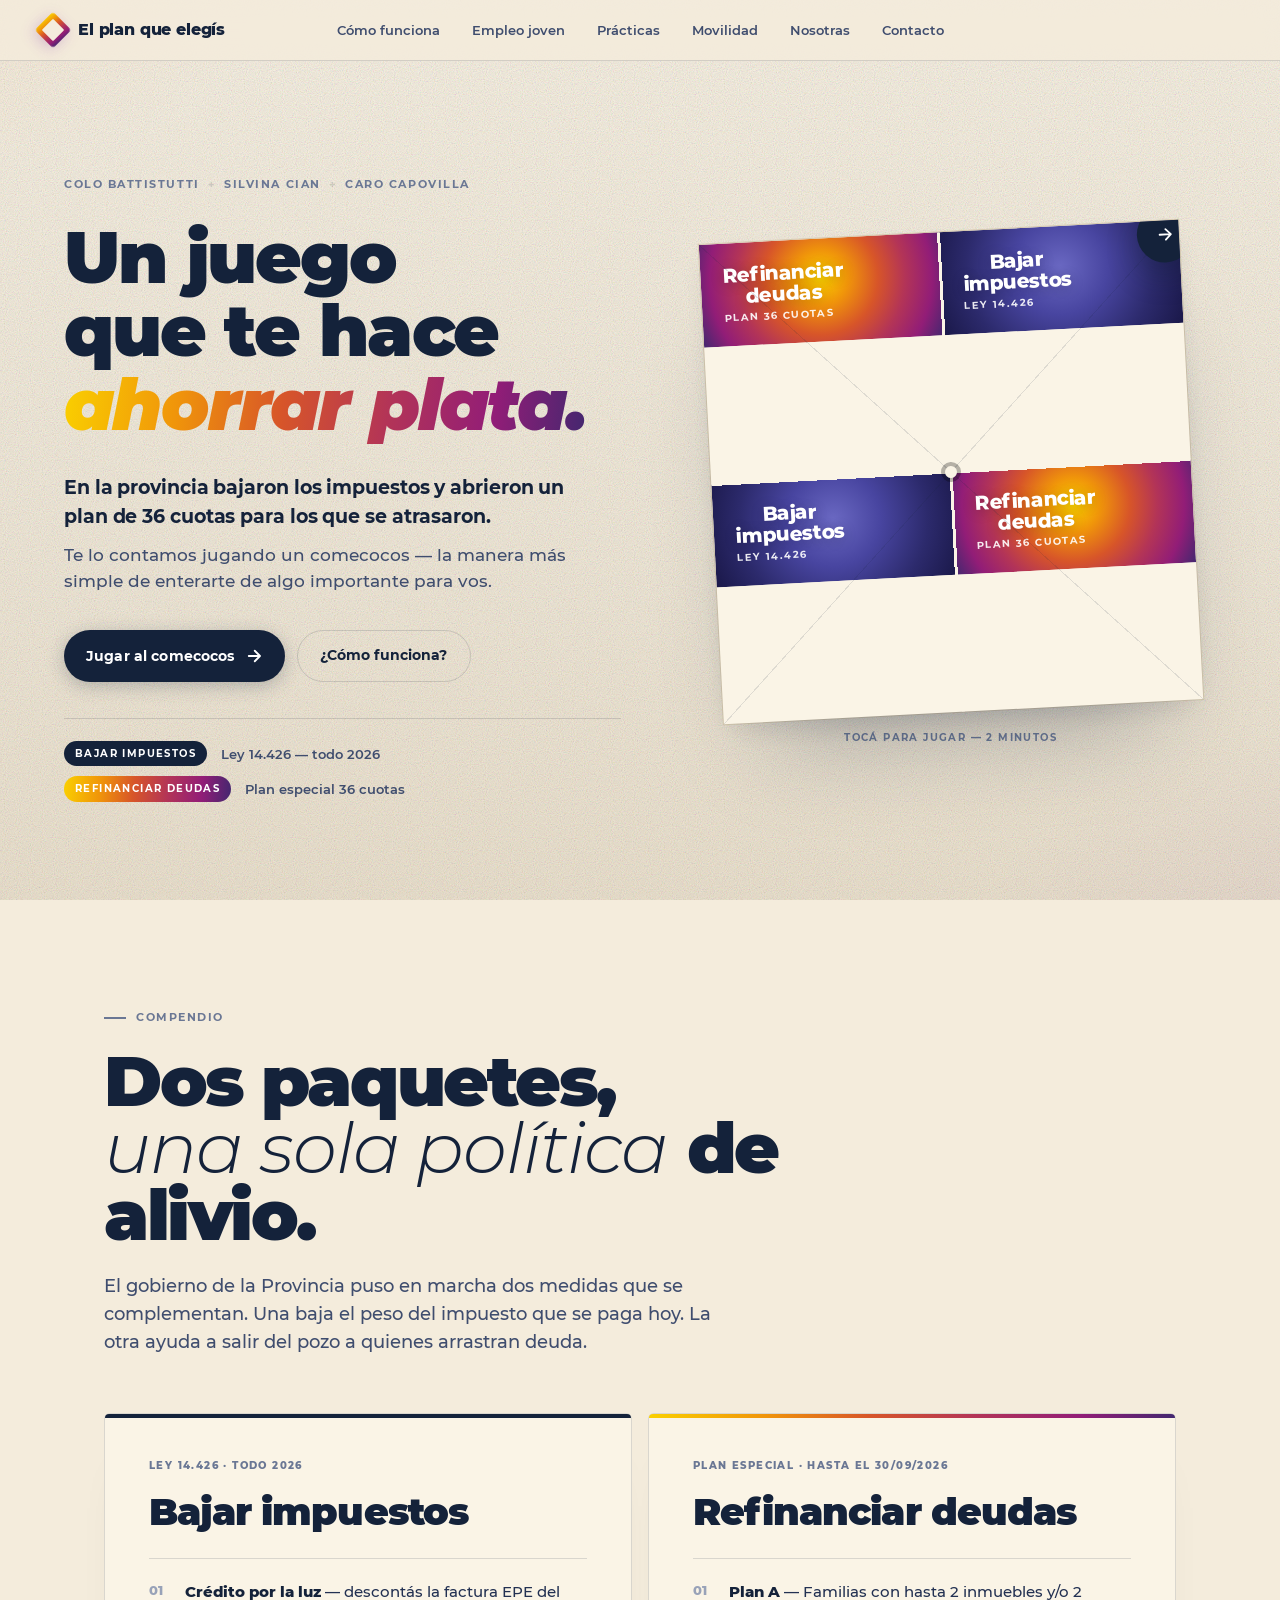
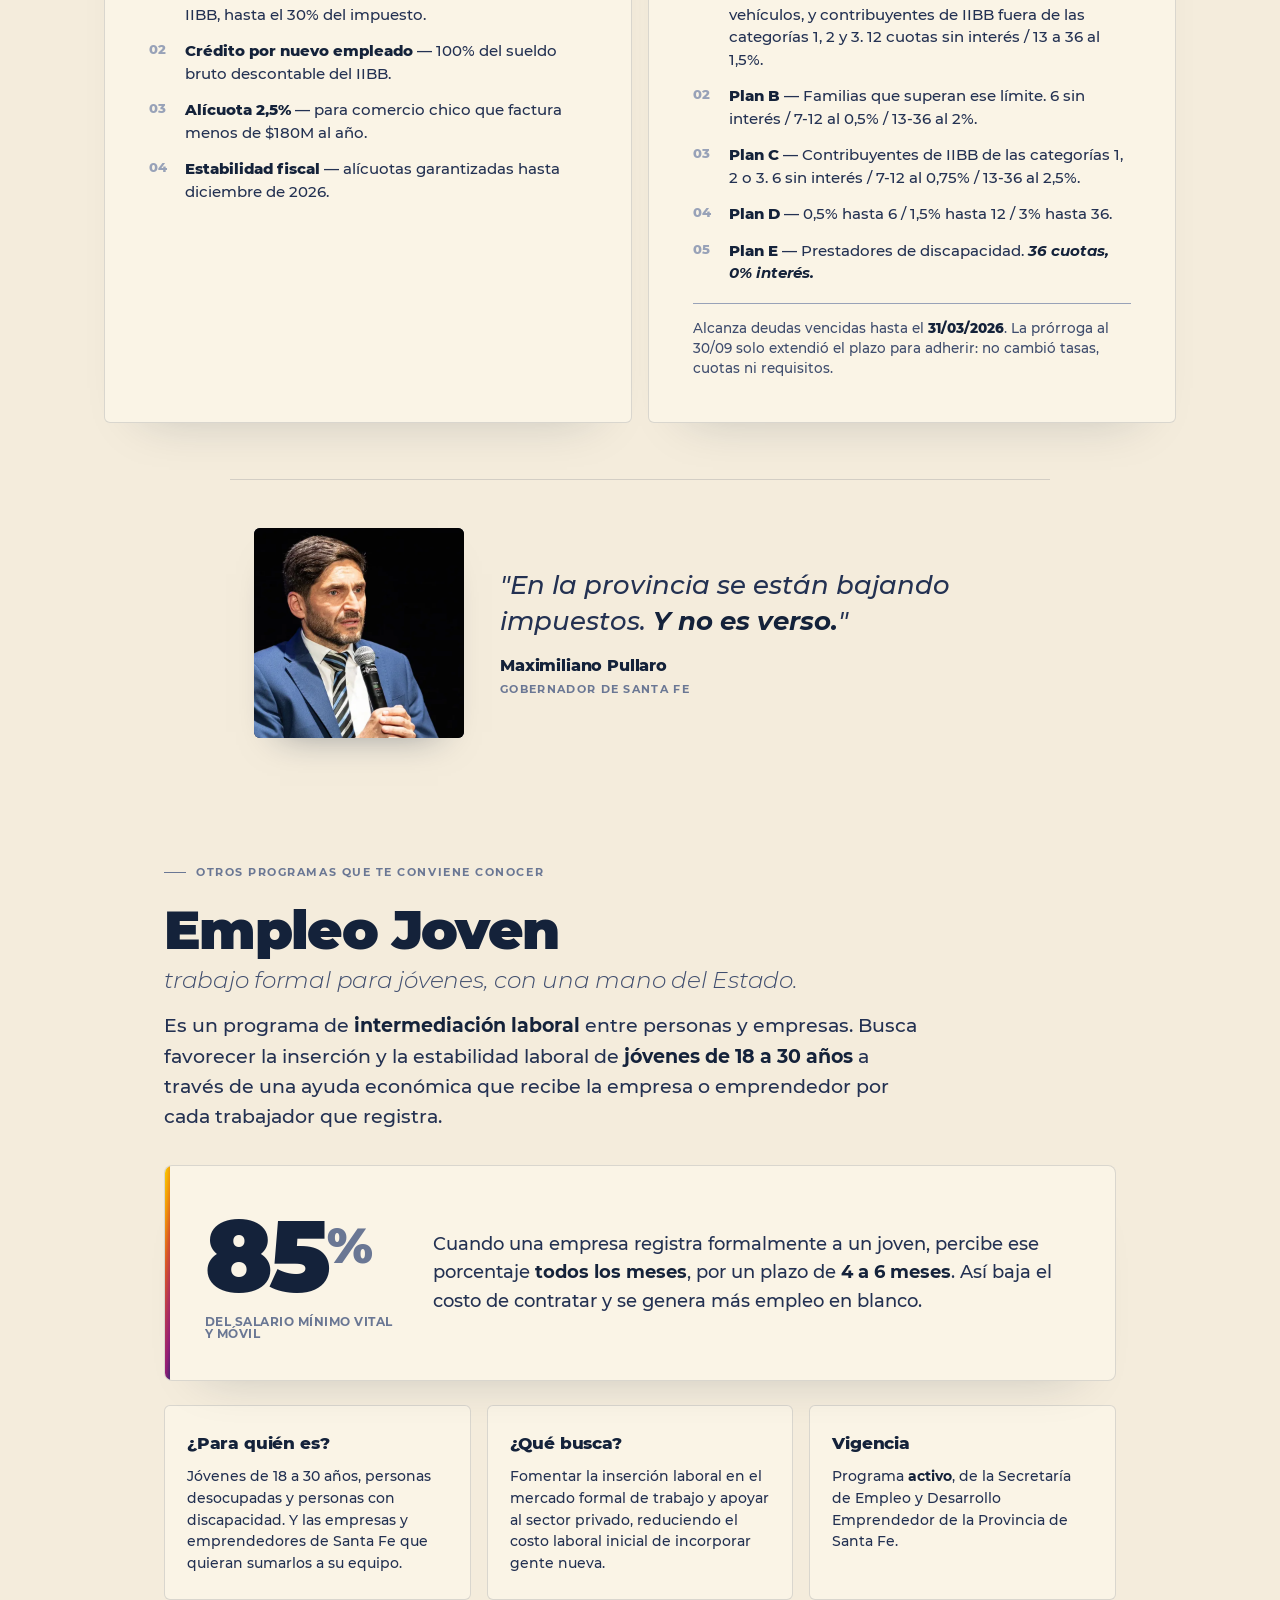
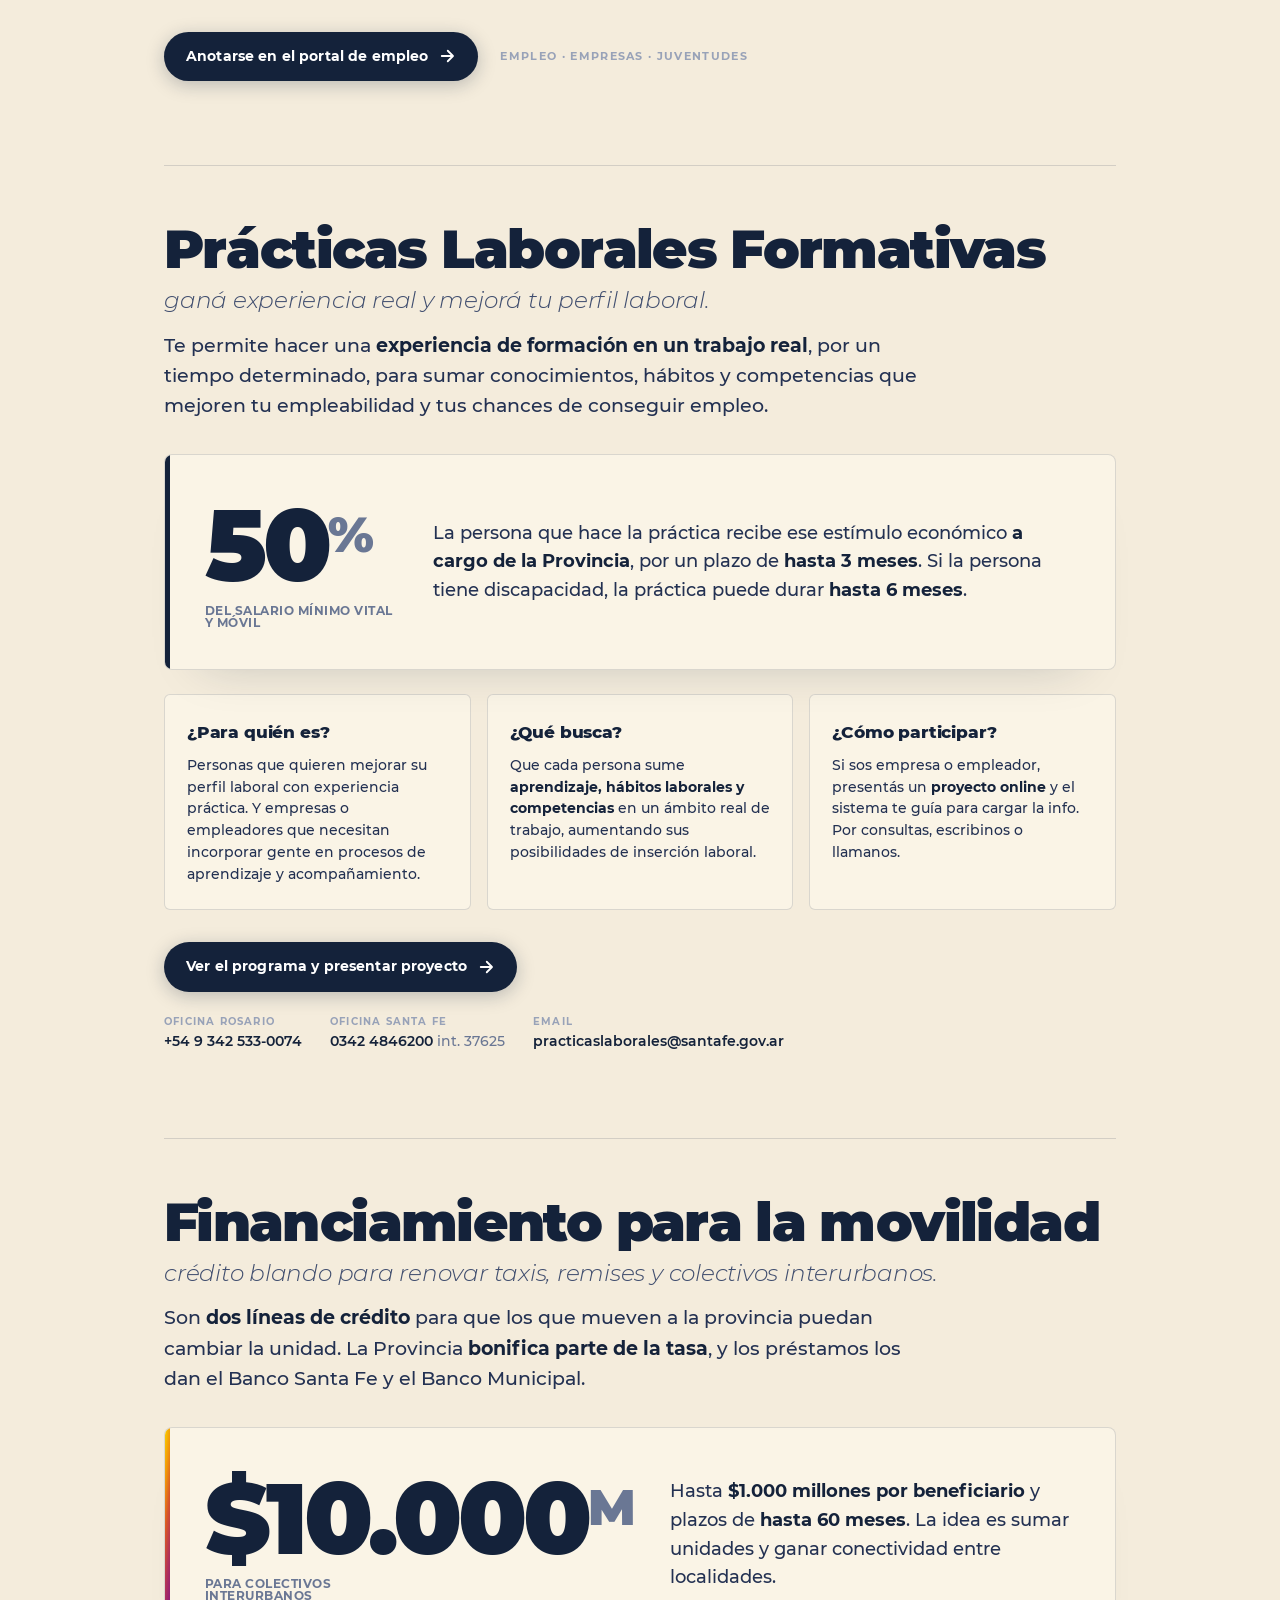
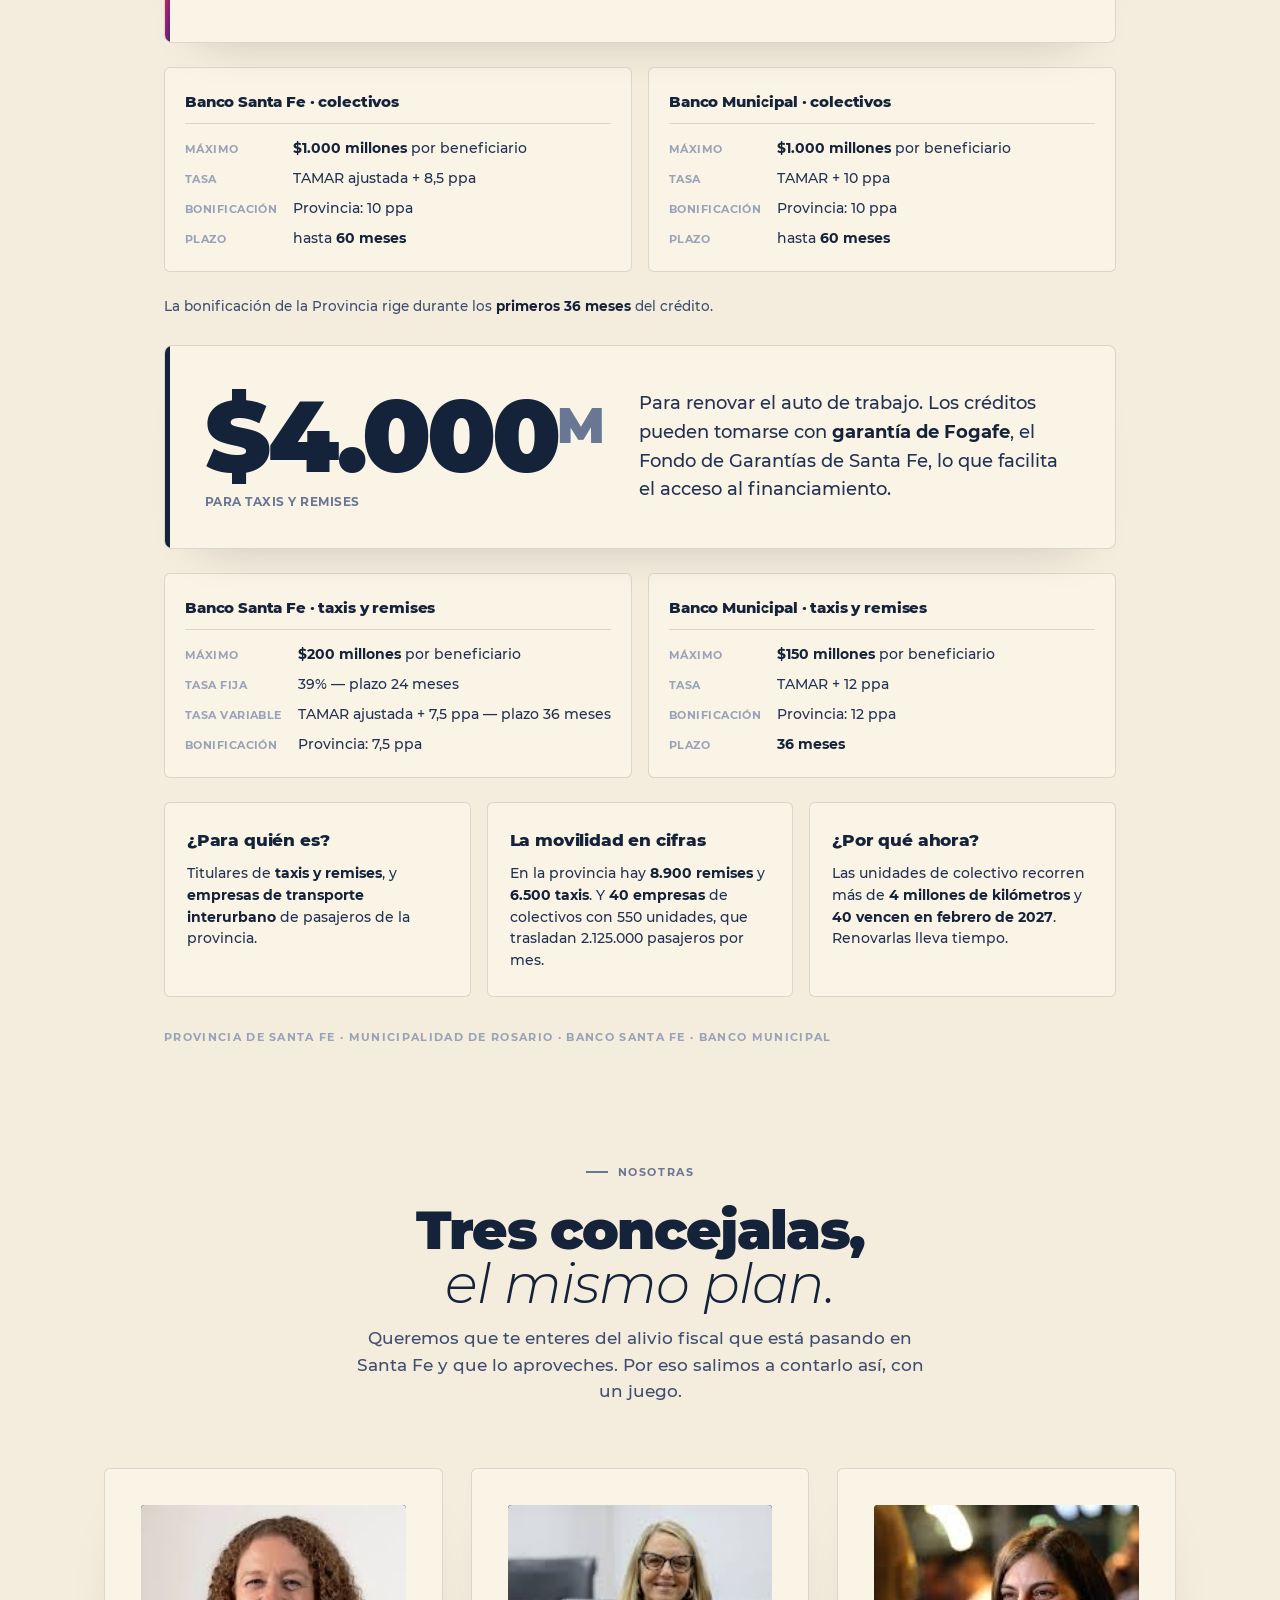
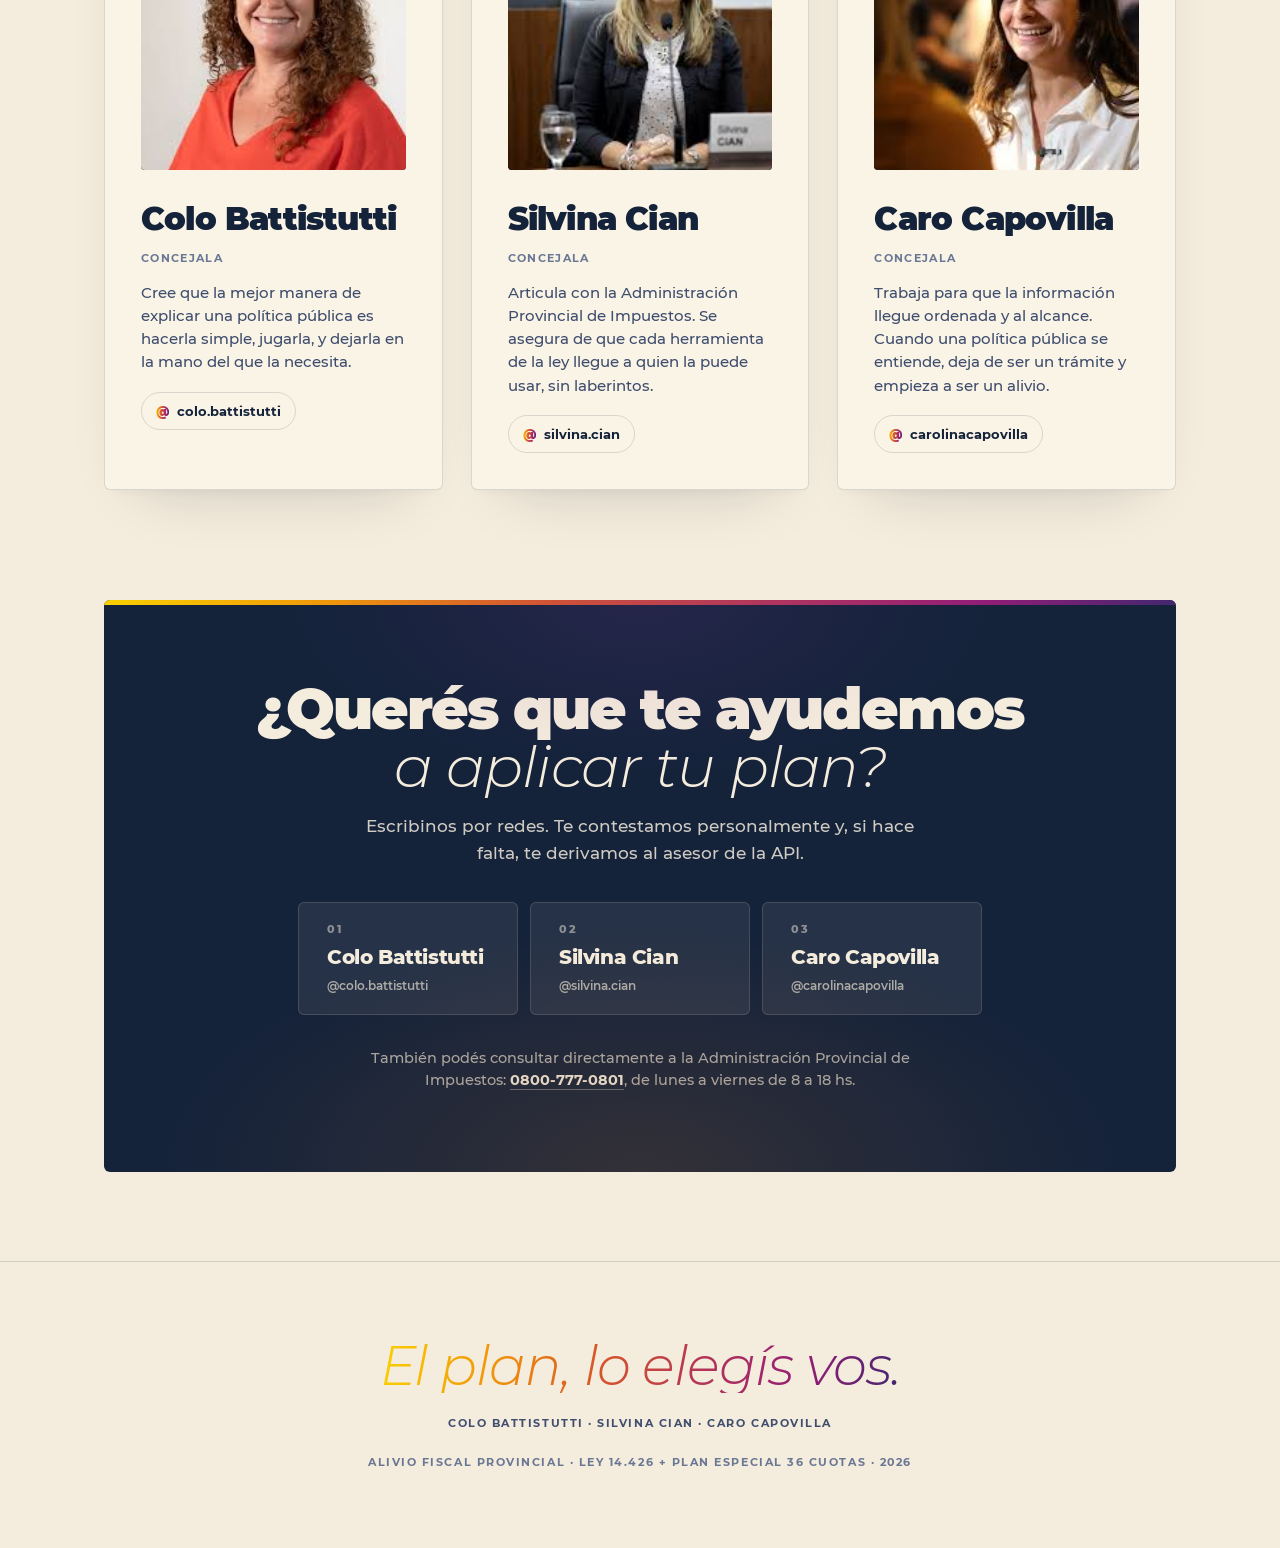
<file: index.html>
<!DOCTYPE html>
<html lang="es-AR">
<head>
<meta charset="UTF-8" />
<meta name="viewport" content="width=device-width, initial-scale=1.0, viewport-fit=cover" />
<meta name="theme-color" content="#14223A" />
<title>El plan que elegís — Alivio fiscal Santa Fe</title>
<meta name="description" content="Un juego de 2 minutos que capaz te ahorra plata. El paquete de alivio fiscal de la Provincia de Santa Fe, explicado con un comecocos." />

<meta property="og:type" content="website" />
<meta property="og:locale" content="es_AR" />
<meta property="og:site_name" content="El plan que elegís" />
<meta property="og:url" content="https://el-plan-que-elegis.vercel.app/" />
<meta property="og:title" content="Un juego que te hace ahorrar plata" />
<meta property="og:description" content="El alivio fiscal de Santa Fe, explicado jugando un comecocos. En 2 minutos." />
<meta property="og:image" content="https://el-plan-que-elegis.vercel.app/img/og-preview.png" />
<meta property="og:image:width" content="1200" />
<meta property="og:image:height" content="630" />
<meta property="og:image:alt" content="Un juego que te hace ahorrar plata — Colo Battistutti, Silvina Cian, Caro Capovilla" />

<meta name="twitter:card" content="summary_large_image" />
<meta name="twitter:title" content="Un juego que te hace ahorrar plata" />
<meta name="twitter:description" content="El alivio fiscal de Santa Fe, explicado jugando un comecocos. En 2 minutos." />
<meta name="twitter:image" content="https://el-plan-que-elegis.vercel.app/img/og-preview.png" />

<link rel="stylesheet" href="./styles.css?v=35" />
<link rel="icon" href="./favicon.svg" type="image/svg+xml">
</head>
<body>

<div class="bg-paper" aria-hidden="true"></div>
<div class="bg-grain" aria-hidden="true"></div>

<header class="topbar">
  <a class="topbar__left" href="#hero" aria-label="El plan que elegís — inicio">
    <span class="brand__mark" aria-hidden="true"></span>
    <span class="brand__name">El plan que elegís</span>
  </a>
  <nav class="topbar__nav">
    <a href="#info" class="topbar__link">Cómo funciona</a>
    <a href="#empleo" class="topbar__link">Empleo joven</a>
    <a href="#practicas" class="topbar__link">Prácticas</a>
    <a href="#movilidad" class="topbar__link">Movilidad</a>
    <a href="#equipo" class="topbar__link">Nosotras</a>
    <a href="#contacto" class="topbar__link">Contacto</a>
  </nav>
</header>

<main>

<!-- ============ HERO ============ -->
<section class="hero" id="hero" aria-labelledby="hero-title">
  <div class="hero__inner">
    <p class="hero__eyebrow">
      <span>Colo Battistutti</span>
      <span>+</span>
      <span>Silvina Cian</span>
      <span>+</span>
      <span>Caro Capovilla</span>
    </p>
    <h1 id="hero-title" class="hero__title">
      Un juego que te hace <span class="grad-text">ahorrar plata.</span>
    </h1>
    <p class="hero__sub">
      <strong>En la provincia bajaron los impuestos y abrieron un plan de 36 cuotas para los que se atrasaron.</strong>
      Te lo contamos jugando un comecocos — la manera más simple de enterarte de algo importante para vos.
    </p>
    <div class="hero__cta">
      <button class="btn btn--primary" id="btnStart" type="button">
        Jugar al comecocos
        <svg width="18" height="18" viewBox="0 0 24 24" fill="none" aria-hidden="true"><path d="M5 12h14M13 5l7 7-7 7" stroke="currentColor" stroke-width="2.4" stroke-linecap="round" stroke-linejoin="round"/></svg>
      </button>
      <a class="btn btn--ghost" href="#info">¿Cómo funciona?</a>
    </div>
    <ul class="hero__chips" role="list">
      <li><span class="chip chip--blue">Bajar impuestos</span> Ley 14.426 — todo 2026</li>
      <li><span class="chip chip--orange">Refinanciar deudas</span> Plan especial 36 cuotas</li>
    </ul>
  </div>

  <div class="hero__visual">
    <button class="paper-preview paper-preview--interactive" id="heroComecocos" type="button" aria-label="Empezar a jugar al comecocos">
      <span class="paper-preview__quad q-orange">
        <span class="pp-label">Refinanciar<br/>deudas</span>
        <span class="pp-hint">Plan 36 cuotas</span>
      </span>
      <span class="paper-preview__quad q-blue">
        <span class="pp-label">Bajar<br/>impuestos</span>
        <span class="pp-hint">Ley 14.426</span>
      </span>
      <span class="paper-preview__quad q-blue">
        <span class="pp-label">Bajar<br/>impuestos</span>
        <span class="pp-hint">Ley 14.426</span>
      </span>
      <span class="paper-preview__quad q-orange">
        <span class="pp-label">Refinanciar<br/>deudas</span>
        <span class="pp-hint">Plan 36 cuotas</span>
      </span>
      <span class="paper-preview__cross"></span>
      <span class="paper-preview__center"></span>
      <span class="paper-preview__poke" aria-hidden="true">
        <svg width="18" height="18" viewBox="0 0 24 24" fill="none"><path d="M5 12h14M13 5l7 7-7 7" stroke="currentColor" stroke-width="2.4" stroke-linecap="round" stroke-linejoin="round"/></svg>
      </span>
    </button>
    <p class="paper-preview__caption">Tocá para jugar — 2 minutos</p>
  </div>
</section>

<!-- ============ JUEGO ============ -->
<section class="game" id="game" aria-labelledby="game-title" hidden>
  <div class="game__inner">

    <header class="game__header">
      <p class="eyebrow game__eyebrow">El juego</p>
      <h2 id="game-title" class="game__title"><em>El plan,</em> lo elegís vos.</h2>
      <p class="game__step" id="gameStep">Paso 1 — Elegí con cuál rama jugar</p>
      <button class="btn btn--ghost btn--sm" id="btnReset" type="button" hidden>
        <svg width="14" height="14" viewBox="0 0 24 24" fill="none" aria-hidden="true"><path d="M3 12a9 9 0 1 0 3-6.7M3 4v5h5" stroke="currentColor" stroke-width="2.4" stroke-linecap="round" stroke-linejoin="round"/></svg>
        Empezar de nuevo
      </button>
    </header>

    <!-- ETAPA 1 — Comecocos cerrado -->
    <div class="stage stage--closed" id="stageClosed">
      <div class="comecocos comecocos--closed" id="comecocosClosed" role="group" aria-label="Comecocos cerrado, elegí una rama">
        <button class="quad quad--orange" data-branch="orange" aria-label="Refinanciar deudas">
          <span class="quad__num">I</span>
          <span class="quad__body">
            <span class="quad__label">Refinanciar<br/>deudas</span>
            <span class="quad__hint">Plan 36 cuotas</span>
          </span>
        </button>
        <button class="quad quad--blue" data-branch="blue" aria-label="Bajar impuestos">
          <span class="quad__num">II</span>
          <span class="quad__body">
            <span class="quad__label">Bajar<br/>impuestos</span>
            <span class="quad__hint">Ley 14.426</span>
          </span>
        </button>
        <button class="quad quad--blue" data-branch="blue" aria-label="Bajar impuestos">
          <span class="quad__num">III</span>
          <span class="quad__body">
            <span class="quad__label">Bajar<br/>impuestos</span>
            <span class="quad__hint">Ley 14.426</span>
          </span>
        </button>
        <button class="quad quad--orange" data-branch="orange" aria-label="Refinanciar deudas">
          <span class="quad__num">IV</span>
          <span class="quad__body">
            <span class="quad__label">Refinanciar<br/>deudas</span>
            <span class="quad__hint">Plan 36 cuotas</span>
          </span>
        </button>
        <span class="comecocos__cross" aria-hidden="true"></span>
        <span class="comecocos__center" aria-hidden="true"></span>
      </div>
      <p class="stage__hint">Tocá una solapa. Las dos azules abren <em>bajar impuestos</em>. Las dos naranjas, <em>refinanciar deudas</em>.</p>
    </div>

    <!-- ETAPA 2 — Comecocos abierto con 4 gajos triangulares -->
    <div class="stage stage--open" id="stageOpen" hidden>
      <div class="branch-banner" id="branchBanner">
        <span class="branch-banner__dot" id="branchDot"></span>
        <span class="branch-banner__title" id="branchTitle"></span>
        <span class="branch-banner__sub" id="branchSub"></span>
      </div>
      <div class="gajos-stage">
        <button class="rot-btn rot-btn--side" data-rot="-90" type="button" aria-label="Girar a la izquierda">
          <svg width="20" height="20" viewBox="0 0 24 24" fill="none" aria-hidden="true"><path d="M9 14l-5-5 5-5M4 9h11a5 5 0 0 1 5 5v0a5 5 0 0 1-5 5H8" stroke="currentColor" stroke-width="2.2" stroke-linecap="round" stroke-linejoin="round"/></svg>
          <span class="rot-btn__lbl">Girar</span>
        </button>
        <div class="gajos-comecocos" id="gajos" role="group" aria-label="Comecocos abierto, elegí un gajo">
          <!-- 4 gajos triangulares se inyectan acá por JS -->
          <span class="gajos-comecocos__cross" aria-hidden="true"></span>
          <span class="gajos-comecocos__center" aria-hidden="true"></span>
        </div>
        <button class="rot-btn rot-btn--side" data-rot="90" type="button" aria-label="Girar a la derecha">
          <svg width="20" height="20" viewBox="0 0 24 24" fill="none" aria-hidden="true"><path d="M15 14l5-5-5-5M20 9H9a5 5 0 0 0-5 5v0a5 5 0 0 0 5 5h7" stroke="currentColor" stroke-width="2.2" stroke-linecap="round" stroke-linejoin="round"/></svg>
          <span class="rot-btn__lbl">Girar</span>
        </button>
      </div>
      <p class="stage__hint">Elegí el titular que más te suena. Al tocarlo aparece la herramienta concreta y la info para profundizar.</p>
    </div>

    <!-- ETAPA 3 — Respuesta -->
    <div class="stage stage--answer" id="stageAnswer" hidden>
      <article class="answer-card" id="answerCard">
        <header class="answer-card__head">
          <span class="answer-card__pill" id="answerPill"></span>
          <h3 class="answer-card__title" id="answerTitle"></h3>
        </header>
        <p class="answer-card__quote" id="answerQuote"></p>
        <div class="answer-card__body">
          <p class="answer-card__text" id="answerText"></p>
          <ul class="answer-card__meta" id="answerMeta"></ul>
        </div>
        <div class="answer-card__cta">
          <a class="btn btn--primary" id="answerLink" href="#" target="_blank" rel="noopener">Saber más</a>
          <button class="btn btn--ghost" id="answerBack" type="button">Ver otro titular</button>
          <button class="btn btn--ghost" id="answerSwitch" type="button">Cambiar de rama</button>
        </div>

        <!-- Deep dive: aparece debajo de la respuesta -->
        <div class="deepdive" id="deepDive">
          <p class="deepdive__head">Más info — el detalle copado</p>
          <h4 class="deepdive__title" id="ddTitle">El detalle</h4>
          <p class="deepdive__quote" id="ddQuote"></p>
          <ul class="dd-highlights" id="ddHighlights"></ul>
          <ol class="dd-steps" id="ddSteps"></ol>
          <p class="dd-gotcha" id="ddGotcha"></p>
        </div>

        <aside class="share">
          <span class="share__label">Compartilo:</span>
          <button class="share__btn" data-share="wa" type="button">WhatsApp</button>
          <button class="share__btn" data-share="copy" type="button">Copiar enlace</button>
        </aside>
      </article>
    </div>

  </div>
</section>

<!-- ============ INFO ============ -->
<section class="info" id="info" aria-labelledby="info-title">
  <div class="info__inner">
    <p class="eyebrow">Compendio</p>
    <h2 id="info-title" class="info__title">Dos paquetes,<br/><em>una sola política</em> de alivio.</h2>
    <p class="info__lead">El gobierno de la Provincia puso en marcha dos medidas que se complementan. Una baja el peso del impuesto que se paga hoy. La otra ayuda a salir del pozo a quienes arrastran deuda.</p>

    <div class="info__grid">
      <article class="info-card info-card--blue">
        <span class="info-card__tag">Ley 14.426 · todo 2026</span>
        <h3>Bajar impuestos</h3>
        <ul>
          <li><strong>Crédito por la luz</strong> — descontás la factura EPE del IIBB, hasta el 30% del impuesto.</li>
          <li><strong>Crédito por nuevo empleado</strong> — 100% del sueldo bruto descontable del IIBB.</li>
          <li><strong>Alícuota 2,5%</strong> — para comercio chico que factura menos de $180M al año.</li>
          <li><strong>Estabilidad fiscal</strong> — alícuotas garantizadas hasta diciembre de 2026.</li>
        </ul>
      </article>

      <article class="info-card info-card--orange">
        <span class="info-card__tag">Plan especial · Hasta el 30/09/2026</span>
        <h3>Refinanciar deudas</h3>
        <ul>
          <li><strong>Plan A</strong> — Familias con hasta 2 inmuebles y/o 2 vehículos, y contribuyentes de IIBB fuera de las categorías 1, 2 y 3. 12 cuotas sin interés / 13 a 36 al 1,5%.</li>
          <li><strong>Plan B</strong> — Familias que superan ese límite. 6 sin interés / 7-12 al 0,5% / 13-36 al 2%.</li>
          <li><strong>Plan C</strong> — Contribuyentes de IIBB de las categorías 1, 2 o 3. 6 sin interés / 7-12 al 0,75% / 13-36 al 2,5%.</li>
          <li><strong>Plan D</strong> — 0,5% hasta 6 / 1,5% hasta 12 / 3% hasta 36.</li>
          <li><strong>Plan E</strong> — Prestadores de discapacidad. <em>36 cuotas, 0% interés.</em></li>
        </ul>
        <p class="info-card__note">Alcanza deudas vencidas hasta el <strong>31/03/2026</strong>. La prórroga al 30/09 solo extendió el plazo para adherir: no cambió tasas, cuotas ni requisitos.</p>
      </article>
    </div>

    <figure class="info__quote">
      <div class="info__quote-photo">
        <img src="img/pullaro.webp" alt="Maximiliano Pullaro" loading="lazy" />
      </div>
      <blockquote class="info__quote-body">
        <p class="info__quote-text">"En la provincia se están bajando impuestos. <em>Y no es verso.</em>"</p>
        <figcaption class="info__quote-author">
          <span class="info__quote-name">Maximiliano Pullaro</span>
          <span class="info__quote-role">Gobernador de Santa Fe</span>
        </figcaption>
      </blockquote>
    </figure>
  </div>
</section>

<!-- ============ EMPLEO JOVEN ============ -->
<section class="empleo" id="empleo" aria-labelledby="empleo-title">
  <div class="empleo__inner">
    <p class="eyebrow">Otros programas que te conviene conocer</p>
    <h2 id="empleo-title" class="empleo__title">
      Empleo Joven
      <span class="empleo__title-sub">trabajo formal para jóvenes, con una mano del Estado.</span>
    </h2>
    <p class="empleo__lead">
      Es un programa de <strong>intermediación laboral</strong> entre personas y empresas. Busca favorecer la inserción y la estabilidad laboral de <strong>jóvenes de 18 a 30 años</strong> a través de una ayuda económica que recibe la empresa o emprendedor por cada trabajador que registra.
    </p>

    <div class="empleo__highlight">
      <div class="empleo__stat">
        <span class="empleo__stat-num">85<span class="empleo__stat-unit">%</span></span>
        <span class="empleo__stat-label">del Salario Mínimo Vital y Móvil</span>
      </div>
      <p class="empleo__stat-desc">
        Cuando una empresa registra formalmente a un joven, percibe ese porcentaje <strong>todos los meses</strong>, por un plazo de <strong>4 a 6 meses</strong>. Así baja el costo de contratar y se genera más empleo en blanco.
      </p>
    </div>

    <div class="empleo__grid">
      <article class="empleo-card">
        <h3>¿Para quién es?</h3>
        <p>Jóvenes de 18 a 30 años, personas desocupadas y personas con discapacidad. Y las empresas y emprendedores de Santa Fe que quieran sumarlos a su equipo.</p>
      </article>
      <article class="empleo-card">
        <h3>¿Qué busca?</h3>
        <p>Fomentar la inserción laboral en el mercado formal de trabajo y apoyar al sector privado, reduciendo el costo laboral inicial de incorporar gente nueva.</p>
      </article>
      <article class="empleo-card">
        <h3>Vigencia</h3>
        <p>Programa <strong>activo</strong>, de la Secretaría de Empleo y Desarrollo Emprendedor de la Provincia de Santa Fe.</p>
      </article>
    </div>

    <div class="empleo__cta">
      <a class="btn btn--primary" href="https://www.santafe.gob.ar/simtyss/portalempleo/?menu_subportales/ir_a_portal/2/" target="_blank" rel="noopener">
        Anotarse en el portal de empleo
        <svg width="18" height="18" viewBox="0 0 24 24" fill="none" aria-hidden="true"><path d="M5 12h14M13 5l7 7-7 7" stroke="currentColor" stroke-width="2.4" stroke-linecap="round" stroke-linejoin="round"/></svg>
      </a>
      <p class="empleo__cta-note">Empleo · Empresas · Juventudes</p>
    </div>

    <!-- ===== Segundo programa: Prácticas Laborales Formativas ===== -->
    <div class="empleo__divider" aria-hidden="true"></div>

    <h2 id="practicas" class="empleo__title empleo__title--plf">
      Prácticas Laborales Formativas
      <span class="empleo__title-sub">ganá experiencia real y mejorá tu perfil laboral.</span>
    </h2>
    <p class="empleo__lead">
      Te permite hacer una <strong>experiencia de formación en un trabajo real</strong>, por un tiempo determinado, para sumar conocimientos, hábitos y competencias que mejoren tu empleabilidad y tus chances de conseguir empleo.
    </p>

    <div class="empleo__highlight empleo__highlight--plf">
      <div class="empleo__stat">
        <span class="empleo__stat-num">50<span class="empleo__stat-unit">%</span></span>
        <span class="empleo__stat-label">del Salario Mínimo Vital y Móvil</span>
      </div>
      <p class="empleo__stat-desc">
        La persona que hace la práctica recibe ese estímulo económico <strong>a cargo de la Provincia</strong>, por un plazo de <strong>hasta 3 meses</strong>. Si la persona tiene discapacidad, la práctica puede durar <strong>hasta 6 meses</strong>.
      </p>
    </div>

    <div class="empleo__grid">
      <article class="empleo-card">
        <h3>¿Para quién es?</h3>
        <p>Personas que quieren mejorar su perfil laboral con experiencia práctica. Y empresas o empleadores que necesitan incorporar gente en procesos de aprendizaje y acompañamiento.</p>
      </article>
      <article class="empleo-card">
        <h3>¿Qué busca?</h3>
        <p>Que cada persona sume <strong>aprendizaje, hábitos laborales y competencias</strong> en un ámbito real de trabajo, aumentando sus posibilidades de inserción laboral.</p>
      </article>
      <article class="empleo-card">
        <h3>¿Cómo participar?</h3>
        <p>Si sos empresa o empleador, presentás un <strong>proyecto online</strong> y el sistema te guía para cargar la info. Por consultas, escribinos o llamanos.</p>
      </article>
    </div>

    <div class="empleo__cta empleo__cta--plf">
      <a class="btn btn--primary" href="https://www.santafe.gob.ar/simtyss/portalempleo/?menu_subportales/ver_info_programa/2/" target="_blank" rel="noopener">
        Ver el programa y presentar proyecto
        <svg width="18" height="18" viewBox="0 0 24 24" fill="none" aria-hidden="true"><path d="M5 12h14M13 5l7 7-7 7" stroke="currentColor" stroke-width="2.4" stroke-linecap="round" stroke-linejoin="round"/></svg>
      </a>
      <ul class="empleo__contact" role="list">
        <li><span class="empleo__contact-tag">Oficina Rosario</span><a href="tel:+5493425330074">+54 9 342 533-0074</a></li>
        <li><span class="empleo__contact-tag">Oficina Santa Fe</span><a href="tel:+543424846200">0342 4846200 <span class="empleo__contact-ext">int. 37625</span></a></li>
        <li><span class="empleo__contact-tag">Email</span><a href="mailto:practicaslaborales@santafe.gov.ar">practicaslaborales@santafe.gov.ar</a></li>
      </ul>
    </div>

    <!-- ===== Tercer programa: Movilidad ===== -->
    <div class="empleo__divider" aria-hidden="true"></div>

    <h2 id="movilidad" class="empleo__title empleo__title--mov">
      Financiamiento para la movilidad
      <span class="empleo__title-sub">crédito blando para renovar taxis, remises y colectivos interurbanos.</span>
    </h2>
    <p class="empleo__lead">
      Son <strong>dos líneas de crédito</strong> para que los que mueven a la provincia puedan cambiar la unidad. La Provincia <strong>bonifica parte de la tasa</strong>, y los préstamos los dan el Banco Santa Fe y el Banco Municipal.
    </p>

    <div class="empleo__highlight">
      <div class="empleo__stat">
        <span class="empleo__stat-num">$10.000<span class="empleo__stat-unit">M</span></span>
        <span class="empleo__stat-label">para colectivos interurbanos</span>
      </div>
      <p class="empleo__stat-desc">
        Hasta <strong>$1.000 millones por beneficiario</strong> y plazos de <strong>hasta 60 meses</strong>. La idea es sumar unidades y ganar conectividad entre localidades.
      </p>
    </div>

    <div class="mov-banks">
      <article class="mov-bank">
        <h4>Banco Santa Fe · colectivos</h4>
        <dl>
          <dt>Máximo</dt><dd><strong>$1.000 millones</strong> por beneficiario</dd>
          <dt>Tasa</dt><dd>TAMAR ajustada + 8,5 ppa</dd>
          <dt>Bonificación</dt><dd>Provincia: 10 ppa</dd>
          <dt>Plazo</dt><dd>hasta <strong>60 meses</strong></dd>
        </dl>
      </article>
      <article class="mov-bank">
        <h4>Banco Municipal · colectivos</h4>
        <dl>
          <dt>Máximo</dt><dd><strong>$1.000 millones</strong> por beneficiario</dd>
          <dt>Tasa</dt><dd>TAMAR + 10 ppa</dd>
          <dt>Bonificación</dt><dd>Provincia: 10 ppa</dd>
          <dt>Plazo</dt><dd>hasta <strong>60 meses</strong></dd>
        </dl>
      </article>
    </div>
    <p class="mov__note">La bonificación de la Provincia rige durante los <strong>primeros 36 meses</strong> del crédito.</p>

    <div class="empleo__highlight empleo__highlight--mov2">
      <div class="empleo__stat">
        <span class="empleo__stat-num">$4.000<span class="empleo__stat-unit">M</span></span>
        <span class="empleo__stat-label">para taxis y remises</span>
      </div>
      <p class="empleo__stat-desc">
        Para renovar el auto de trabajo. Los créditos pueden tomarse con <strong>garantía de Fogafe</strong>, el Fondo de Garantías de Santa Fe, lo que facilita el acceso al financiamiento.
      </p>
    </div>

    <div class="mov-banks">
      <article class="mov-bank">
        <h4>Banco Santa Fe · taxis y remises</h4>
        <dl>
          <dt>Máximo</dt><dd><strong>$200 millones</strong> por beneficiario</dd>
          <dt>Tasa fija</dt><dd>39% — plazo 24 meses</dd>
          <dt>Tasa variable</dt><dd>TAMAR ajustada + 7,5 ppa — plazo 36 meses</dd>
          <dt>Bonificación</dt><dd>Provincia: 7,5 ppa</dd>
        </dl>
      </article>
      <article class="mov-bank">
        <h4>Banco Municipal · taxis y remises</h4>
        <dl>
          <dt>Máximo</dt><dd><strong>$150 millones</strong> por beneficiario</dd>
          <dt>Tasa</dt><dd>TAMAR + 12 ppa</dd>
          <dt>Bonificación</dt><dd>Provincia: 12 ppa</dd>
          <dt>Plazo</dt><dd><strong>36 meses</strong></dd>
        </dl>
      </article>
    </div>

    <div class="empleo__grid">
      <article class="empleo-card">
        <h3>¿Para quién es?</h3>
        <p>Titulares de <strong>taxis y remises</strong>, y <strong>empresas de transporte interurbano</strong> de pasajeros de la provincia.</p>
      </article>
      <article class="empleo-card">
        <h3>La movilidad en cifras</h3>
        <p>En la provincia hay <strong>8.900 remises</strong> y <strong>6.500 taxis</strong>. Y <strong>40 empresas</strong> de colectivos con 550 unidades, que trasladan 2.125.000 pasajeros por mes.</p>
      </article>
      <article class="empleo-card">
        <h3>¿Por qué ahora?</h3>
        <p>Las unidades de colectivo recorren más de <strong>4 millones de kilómetros</strong> y <strong>40 vencen en febrero de 2027</strong>. Renovarlas lleva tiempo.</p>
      </article>
    </div>

    <div class="empleo__cta">
      <p class="empleo__cta-note">Provincia de Santa Fe · Municipalidad de Rosario · Banco Santa Fe · Banco Municipal</p>
    </div>
  </div>
</section>

<!-- ============ EQUIPO ============ -->
<section class="team" id="equipo" aria-labelledby="team-title">
  <header class="team__head">
    <p class="eyebrow" style="justify-content:center;">Nosotras</p>
    <h2 id="team-title" class="team__title">Tres concejalas,<br/><em>el mismo plan.</em></h2>
    <p class="team__sub">Queremos que te enteres del alivio fiscal que está pasando en Santa Fe y que lo aproveches. Por eso salimos a contarlo así, con un juego.</p>
  </header>

  <div class="team__grid">
    <article class="person">
      <div class="person__photo" data-fallback="CB">
        <img src="img/colo.jpg" alt="Colo Battistutti" onerror="this.style.display='none'" />
      </div>
      <h3 class="person__name">Colo Battistutti</h3>
      <p class="person__role">Concejala</p>
      <p class="person__bio">Cree que la mejor manera de explicar una política pública es hacerla simple, jugarla, y dejarla en la mano del que la necesita.</p>
      <a class="person__handle" href="https://www.instagram.com/colo.battistutti/" target="_blank" rel="noopener">colo.battistutti</a>
    </article>

    <article class="person">
      <div class="person__photo" data-fallback="SC">
        <img src="img/silvina.jpg" alt="Silvina Cian" onerror="this.style.display='none'" />
      </div>
      <h3 class="person__name">Silvina Cian</h3>
      <p class="person__role">Concejala</p>
      <p class="person__bio">Articula con la Administración Provincial de Impuestos. Se asegura de que cada herramienta de la ley llegue a quien la puede usar, sin laberintos.</p>
      <a class="person__handle" href="https://www.instagram.com/silvina.cian/" target="_blank" rel="noopener">silvina.cian</a>
    </article>

    <article class="person">
      <div class="person__photo" data-fallback="CC">
        <img src="img/caro.jpg" alt="Caro Capovilla" onerror="this.style.display='none'" />
      </div>
      <h3 class="person__name">Caro Capovilla</h3>
      <p class="person__role">Concejala</p>
      <p class="person__bio">Trabaja para que la información llegue ordenada y al alcance. Cuando una política pública se entiende, deja de ser un trámite y empieza a ser un alivio.</p>
      <a class="person__handle" href="https://www.instagram.com/carolinacapovilla/" target="_blank" rel="noopener">carolinacapovilla</a>
    </article>
  </div>
</section>

<!-- ============ CONTACTO ============ -->
<section class="contact" id="contacto" aria-labelledby="contact-title">
  <div class="contact__inner">
    <h2 id="contact-title">¿Querés que te ayudemos<br/><em>a aplicar tu plan?</em></h2>
    <p class="contact__lead">Escribinos por redes. Te contestamos personalmente y, si hace falta, te derivamos al asesor de la API.</p>
    <div class="contact__handles">
      <a class="handle" href="https://www.instagram.com/colo.battistutti/" target="_blank" rel="noopener">
        <span class="handle__num">01</span>
        <span class="handle__name">Colo Battistutti</span>
        <span class="handle__user">@colo.battistutti</span>
      </a>
      <a class="handle" href="https://www.instagram.com/silvina.cian/" target="_blank" rel="noopener">
        <span class="handle__num">02</span>
        <span class="handle__name">Silvina Cian</span>
        <span class="handle__user">@silvina.cian</span>
      </a>
      <a class="handle" href="https://www.instagram.com/carolinacapovilla/" target="_blank" rel="noopener">
        <span class="handle__num">03</span>
        <span class="handle__name">Caro Capovilla</span>
        <span class="handle__user">@carolinacapovilla</span>
      </a>
    </div>
    <p class="contact__official">
      También podés consultar directamente a la Administración Provincial de Impuestos:
      <a href="tel:08007770801"><strong>0800-777-0801</strong></a>, de lunes a viernes de 8 a 18 hs.
    </p>
  </div>
</section>

</main>

<footer class="footer">
  <div class="footer__inner">
    <p class="footer__big"><em>El plan, lo elegís vos.</em></p>
    <p class="footer__top">Colo Battistutti  ·  Silvina Cian  ·  Caro Capovilla</p>
    <p class="footer__bot">Alivio fiscal provincial · Ley 14.426 + Plan especial 36 cuotas · 2026</p>
  </div>
</footer>

<script src="./data.js?v=35"></script>
<script src="./script.js?v=35"></script>
</body>
</html>
</file>
<file: styles.css>
/* =========================================================
   EL PLAN QUE ELEGÍS — v4
   Marca: Bloque Unidos · Santa Fe Puede
   Tipografía oficial: Montserrat (sólo). Paleta oficial.
   Papel cálido, secciones como hojas.
   ========================================================= */

/* === Fuentes locales (Montserrat oficial del bloque) === */
@font-face {
  font-family: 'Montserrat';
  font-weight: 300;
  font-style: normal;
  font-display: swap;
  src: url('./assets/fonts/Montserrat-Light.ttf') format('truetype');
}
@font-face {
  font-family: 'Montserrat';
  font-weight: 300;
  font-style: italic;
  font-display: swap;
  src: url('./assets/fonts/Montserrat-LightItalic.ttf') format('truetype');
}
@font-face {
  font-family: 'Montserrat';
  font-weight: 400;
  font-style: normal;
  font-display: swap;
  src: url('./assets/fonts/Montserrat-Regular.ttf') format('truetype');
}
@font-face {
  font-family: 'Montserrat';
  font-weight: 400;
  font-style: italic;
  font-display: swap;
  src: url('./assets/fonts/Montserrat-RegularItalic.ttf') format('truetype');
}
@font-face {
  font-family: 'Montserrat';
  font-weight: 500;
  font-style: normal;
  font-display: swap;
  src: url('./assets/fonts/Montserrat-Medium.ttf') format('truetype');
}
@font-face {
  font-family: 'Montserrat';
  font-weight: 500;
  font-style: italic;
  font-display: swap;
  src: url('./assets/fonts/Montserrat-MediumItalic.ttf') format('truetype');
}
@font-face {
  font-family: 'Montserrat';
  font-weight: 600;
  font-style: normal;
  font-display: swap;
  src: url('./assets/fonts/Montserrat-SemiBold.ttf') format('truetype');
}
@font-face {
  font-family: 'Montserrat';
  font-weight: 700;
  font-style: normal;
  font-display: swap;
  src: url('./assets/fonts/Montserrat-Bold.ttf') format('truetype');
}
@font-face {
  font-family: 'Montserrat';
  font-weight: 700;
  font-style: italic;
  font-display: swap;
  src: url('./assets/fonts/Montserrat-BoldItalic.ttf') format('truetype');
}
@font-face {
  font-family: 'Montserrat';
  font-weight: 800;
  font-style: normal;
  font-display: swap;
  src: url('./assets/fonts/Montserrat-ExtraBold.ttf') format('truetype');
}
@font-face {
  font-family: 'Montserrat';
  font-weight: 900;
  font-style: normal;
  font-display: swap;
  src: url('./assets/fonts/Montserrat-Black.ttf') format('truetype');
}
@font-face {
  font-family: 'Montserrat';
  font-weight: 900;
  font-style: italic;
  font-display: swap;
  src: url('./assets/fonts/Montserrat-BlackItalic.ttf') format('truetype');
}

:root {
  /* Papel — ningún blanco puro */
  --paper:        #F4ECDC;
  --paper-2:      #EFE5D2;
  --paper-3:      #E7DCC4;
  --paper-edge:   #D7CAB0;
  --paper-cream:  #FAF4E6;

  /* Tinta para body/títulos — dark slate, neutro y grounded
     (el navy de marca #2C2A6C queda reservado para brand-spots) */
  --ink:          #14223A;
  --ink-2:        #233152;
  --ink-3:        #3F4D6E;
  --ink-4:        #6A7794;
  --ink-5:        #98A2B8;
  --brand-navy:   #2C2A6C;
  --rule:         rgba(20, 34, 58, .14);
  --rule-soft:    rgba(20, 34, 58, .07);

  /* Marca — gradiente oficial Unidos! (de amarillo a violeta profundo) */
  --c-yellow:   #FAD000;
  --c-orange:   #F0950A;
  --c-red:      #D75529;
  --c-magenta:  #B33457;
  --c-purple:   #921D77;
  --c-deep:     #43276F;
  --c-cta:      #E86612;  /* naranja CONCEJALES */

  /* Aliases para compatibilidad */
  --sun-1: var(--c-orange);
  --sun-2: var(--c-red);
  --sun-3: var(--c-magenta);
  --sun-4: var(--c-purple);
  --sun-5: var(--c-deep);

  /* Degradés oficiales */
  --grad-brand:
    linear-gradient(96deg,
      var(--c-yellow) 0%,
      var(--c-orange) 22%,
      var(--c-red) 42%,
      var(--c-magenta) 62%,
      var(--c-purple) 82%,
      var(--c-deep) 100%);
  --grad-brand-radial:
    radial-gradient(circle at 50% 38%,
      var(--c-yellow) 0%,
      var(--c-orange) 20%,
      var(--c-red) 42%,
      var(--c-magenta) 62%,
      var(--c-purple) 82%,
      var(--c-deep) 100%);
  --grad-sunset:        var(--grad-brand-radial);
  --grad-sunset-flat:   var(--grad-brand);

  --grad-ash:
    radial-gradient(circle at 50% 40%,
      #6A68C2 0%,
      #4845A0 35%,
      #2C2A6C 70%,
      #1A1849 100%);
  --grad-ash-flat:
    linear-gradient(135deg, #4845A0 0%, #2C2A6C 50%, #1A1849 100%);

  /* Tipografía */
  --f-display: 'Montserrat', system-ui, sans-serif;
  --f-italic:  'Montserrat', system-ui, sans-serif;

  /* Spacing */
  --pad-x: clamp(20px, 5vw, 64px);
  --pad-y: clamp(48px, 8vw, 112px);

  --r-md: 6px;
  --ease: cubic-bezier(.22,.61,.36,1);
  --ease-out: cubic-bezier(.16,.86,.32,1);
  --ease-paper: cubic-bezier(.65,.05,.36,1);
}

/* ===================== Reset ===================== */
*, *::before, *::after { box-sizing: border-box; }
html { scroll-behavior: smooth; -webkit-text-size-adjust: 100%; }
body {
  margin: 0;
  font-family: var(--f-display);
  font-weight: 500;
  font-size: 16px;
  line-height: 1.55;
  color: var(--ink);
  background: var(--paper);
  -webkit-font-smoothing: antialiased;
  text-rendering: optimizeLegibility;
  overflow-x: hidden;
}
img, svg { display: block; max-width: 100%; }
button { font-family: inherit; cursor: pointer; }
a { color: inherit; }

/* ===================== Fondo: papel cálido + grano ===================== */
.bg-paper {
  position: fixed; inset: 0; z-index: -2;
  background:
    radial-gradient(60vw 50vh at -10% -10%, rgba(240, 136, 39, .08), transparent 60%),
    radial-gradient(60vw 50vh at 110% 110%, rgba(140, 59, 168, .08), transparent 60%),
    linear-gradient(180deg, var(--paper-cream) 0%, var(--paper) 60%, var(--paper-2) 100%);
}
.bg-grain {
  position: fixed; inset: 0; z-index: -1;
  pointer-events: none;
  opacity: .42;
  mix-blend-mode: multiply;
  background-image: url("data:image/svg+xml;utf8,<svg xmlns='http://www.w3.org/2000/svg' width='240' height='240'><filter id='n'><feTurbulence type='fractalNoise' baseFrequency='0.92' numOctaves='2' stitchTiles='stitch'/><feColorMatrix values='0 0 0 0 0.10  0 0 0 0 0.13  0 0 0 0 0.20  0 0 0 0 0.16 0'/></filter><rect width='100%25' height='100%25' filter='url(%23n)'/></svg>");
  background-size: 240px 240px;
}
/* Página antigua: el .page-frame ya no se usa, lo escondo si quedó */
.page-frame, .reg { display: none !important; }

/* ===================== Topbar ===================== */
.topbar {
  position: sticky;
  top: 0;
  z-index: 30;
  display: grid;
  grid-template-columns: 1fr auto 1fr;
  align-items: center;
  gap: 24px;
  padding: 12px clamp(20px, 4vw, 40px);
  background: rgba(244, 236, 220, .82);
  backdrop-filter: blur(14px);
  -webkit-backdrop-filter: blur(14px);
  border-bottom: 1px solid var(--rule);
}
.topbar__left {
  display: flex;
  align-items: center;
  gap: 12px;
  text-decoration: none;
  justify-self: start;
  transition: opacity .2s var(--ease);
}
.topbar__left:hover { opacity: .82; }
.topbar__brand {
  justify-self: end;
  display: inline-flex;
  align-items: center;
  text-decoration: none;
  transition: opacity .2s var(--ease), transform .2s var(--ease);
}
.topbar__brand img {
  height: clamp(38px, 4.6vw, 50px);
  width: auto;
  filter: drop-shadow(0 2px 6px rgba(20, 34, 58, .10));
}
.topbar__brand:hover { opacity: 1; transform: translateY(-1px); }
.brand__mark {
  width: 26px; height: 26px;
  background: var(--grad-sunset-flat);
  transform: rotate(45deg);
  border-radius: 4px;
  position: relative;
  box-shadow: 0 4px 14px rgba(140, 59, 168, .25);
}
.brand__mark::after {
  content: ""; position: absolute; inset: 5px;
  background: var(--paper);
  border-radius: 1px;
}
.brand__name {
  font-family: var(--f-display);
  font-weight: 800;
  font-size: 16px;
  letter-spacing: -.01em;
  color: var(--ink);
}
.topbar__center {
  font-family: var(--f-display);
  font-size: 11px;
  font-weight: 700;
  letter-spacing: .14em;
  color: var(--ink-4);
  text-align: center;
  white-space: nowrap;
  text-transform: uppercase;
}
.topbar__nav {
  display: flex;
  gap: 4px;
  justify-self: center;
  align-items: center;
}
.topbar__link {
  text-decoration: none;
  color: var(--ink-3);
  font-weight: 600;
  font-size: 13px;
  padding: 8px 14px;
  border-radius: 999px;
  transition: background .2s var(--ease), color .2s var(--ease);
}
.topbar__link:hover { background: var(--paper-3); color: var(--ink); }
@media (max-width: 880px) {
  .topbar {
    grid-template-columns: auto auto;
    grid-template-areas: "left brand" "nav nav";
    gap: 10px 16px;
  }
  .topbar__left  { grid-area: left; }
  .topbar__brand { grid-area: brand; }
  .topbar__nav   { grid-area: nav; justify-self: start; }
  .topbar__brand img { height: 38px; }
}
@media (max-width: 480px) {
  .topbar { padding: 10px 16px; }
  .topbar__nav { flex-wrap: wrap; }
  .topbar__brand img { height: 34px; }
  .brand__name { font-size: 14px; }
}

/* ===================== Botones ===================== */
.btn {
  display: inline-flex; align-items: center; justify-content: center;
  gap: 10px;
  padding: 14px 22px;
  border: none;
  border-radius: 999px;
  font-family: var(--f-display);
  font-weight: 700;
  font-size: 14px;
  letter-spacing: .01em;
  text-decoration: none;
  cursor: pointer;
  transition: transform .2s var(--ease), box-shadow .25s var(--ease), background .25s var(--ease), color .25s var(--ease);
  white-space: nowrap;
  user-select: none;
  position: relative;
  isolation: isolate;
}
.btn--primary {
  color: #fff;
  background: var(--ink);
  box-shadow: 0 4px 18px rgba(20, 34, 58, .25);
}
.btn--primary::before {
  content: ""; position: absolute; inset: 0;
  background: var(--grad-sunset-flat);
  border-radius: inherit;
  opacity: 0;
  transition: opacity .35s var(--ease);
  z-index: -1;
}
.btn--primary:hover { transform: translateY(-2px); box-shadow: 0 12px 30px rgba(140, 59, 168, .35); }
.btn--primary:hover::before { opacity: 1; }
.btn--primary:active { transform: translateY(0); }

.btn--ghost {
  color: var(--ink);
  background: transparent;
  border: 1.5px solid var(--rule);
}
.btn--ghost:hover { background: var(--paper-3); border-color: var(--ink-4); }
.btn--sm { padding: 8px 14px; font-size: 12px; }

/* ===================== Hojas de papel (sheets) ===================== */
.sheet {
  position: relative;
  background: var(--paper-cream);
  padding: clamp(36px, 5vw, 72px) clamp(24px, 4vw, 56px);
  box-shadow:
    0 1px 0 rgba(255, 255, 255, .8) inset,
    0 30px 60px -45px rgba(20, 34, 58, .35),
    0 8px 18px -10px rgba(20, 34, 58, .12);
  border-radius: 4px;
}
.sheet::before {
  /* Borde superior tipo "filo de papel" */
  content: "";
  position: absolute; top: 0; left: 0; right: 0; height: 4px;
  background: linear-gradient(180deg, var(--paper-edge), transparent);
  pointer-events: none;
}
.sheet--tilt-l { transform: rotate(-.4deg); }
.sheet--tilt-r { transform: rotate(.5deg); }

/* ===================== Eyebrows ===================== */
.eyebrow {
  display: inline-flex;
  align-items: center;
  gap: 10px;
  font-family: var(--f-display);
  font-size: 11px;
  font-weight: 700;
  letter-spacing: .14em;
  text-transform: uppercase;
  color: var(--ink-4);
  margin: 0 0 22px;
}
.eyebrow::before {
  content: "";
  width: 22px; height: 1.5px;
  background: currentColor;
  display: inline-block;
}

/* ===================== HERO ===================== */
.hero {
  max-width: 1280px;
  margin: 0 auto;
  padding: clamp(60px, 9vw, 120px) var(--pad-x) clamp(50px, 7vw, 90px);
  display: grid;
  grid-template-columns: 1.05fr 1fr;
  gap: clamp(36px, 5vw, 80px);
  align-items: center;
}
@media (max-width: 920px) { .hero { grid-template-columns: 1fr; gap: 48px; } }

.hero__eyebrow {
  display: flex;
  flex-wrap: wrap;
  gap: 8px;
  font-family: var(--f-display);
  font-size: 11px;
  font-weight: 700;
  letter-spacing: .14em;
  text-transform: uppercase;
  color: var(--ink-4);
  margin: 0 0 28px;
}
.hero__eyebrow span:nth-child(even) { color: var(--rule); }

.hero__title {
  font-family: var(--f-display);
  font-weight: 900;
  font-size: clamp(2.2rem, 5.6vw, 4.6rem);
  line-height: 1.02;
  letter-spacing: -.03em;
  color: var(--ink);
  margin: 0 0 32px;
  text-wrap: balance;
  max-width: 18ch;
}
.hero__title em {
  font-family: var(--f-display);
  font-style: italic;
  font-weight: 300;
  letter-spacing: -.012em;
}
.grad-text {
  font-family: var(--f-display);
  font-style: italic;
  font-weight: 900;
  background: var(--grad-brand);
  -webkit-background-clip: text;
  background-clip: text;
  color: transparent;
  -webkit-text-fill-color: transparent;
  letter-spacing: -.025em;
}

.hero__sub {
  font-size: 17px;
  font-weight: 500;
  line-height: 1.55;
  color: var(--ink-3);
  max-width: 540px;
  margin: 0 0 36px;
}
.hero__sub strong {
  display: block;
  font-weight: 700;
  color: var(--ink);
  font-size: 19px;
  margin-bottom: 10px;
  letter-spacing: -.005em;
}

.hero__cta { display: flex; gap: 12px; flex-wrap: wrap; margin-bottom: 36px; }

.hero__chips {
  list-style: none; margin: 0; padding: 22px 0 0;
  border-top: 1px solid var(--rule);
  display: grid; gap: 10px;
  font-size: 13px;
  font-weight: 600;
  color: var(--ink-3);
}
.hero__chips li { display: flex; align-items: center; gap: 14px; }
.chip {
  display: inline-flex;
  align-items: center;
  padding: 5px 11px;
  font-family: var(--f-display);
  font-weight: 700;
  font-size: 10px;
  letter-spacing: .14em;
  text-transform: uppercase;
  color: #fff;
  border-radius: 999px;
}
.chip--blue   { background: var(--ink); }
.chip--orange { background: var(--grad-sunset-flat); }

/* Hero visual: comecocos preview con efecto papel */
.hero__visual {
  position: relative;
  display: flex;
  flex-direction: column;
  align-items: center;
  gap: 18px;
}
.paper-preview {
  width: min(480px, 92%);
  aspect-ratio: 1;
  display: grid;
  grid-template-columns: 1fr 1fr;
  position: relative;
  background: var(--paper-cream);
  box-shadow:
    0 60px 100px -50px rgba(20, 34, 58, .35),
    0 12px 30px -10px rgba(20, 34, 58, .15),
    0 0 0 1px var(--paper-edge);
  transform: rotate(-3deg);
  transition: transform .8s var(--ease), box-shadow .35s var(--ease);
  overflow: hidden;
}
.paper-preview--interactive {
  border: none;
  padding: 0;
  cursor: pointer;
  font-family: inherit;
  appearance: none;
  -webkit-appearance: none;
  animation: paper-wiggle 4.5s var(--ease) infinite;
}
.paper-preview--interactive:hover {
  transform: rotate(0) scale(1.025);
  box-shadow:
    0 80px 120px -50px rgba(140, 59, 168, .35),
    0 20px 40px -15px rgba(20, 34, 58, .25),
    0 0 0 1px var(--paper-edge);
}
.paper-preview--interactive:active { transform: rotate(0) scale(.99); }
.paper-preview--interactive:focus-visible {
  outline: 3px solid var(--c-orange);
  outline-offset: 6px;
}
@keyframes paper-wiggle {
  0%, 100% { transform: rotate(-3deg); }
  50%      { transform: rotate(-1.5deg); }
}
/* Píldora "→" flotante que invita a clickear */
.paper-preview__poke {
  position: absolute;
  top: -14px; right: -14px;
  z-index: 6;
  width: 56px; height: 56px;
  border-radius: 50%;
  background: var(--ink);
  color: #fff;
  display: flex; align-items: center; justify-content: center;
  box-shadow: 0 12px 30px rgba(20, 34, 58, .35);
  transition: transform .35s var(--ease), background .35s var(--ease);
}
.paper-preview__poke::after {
  content: "";
  position: absolute; inset: 0;
  border-radius: 50%;
  background: var(--grad-brand);
  opacity: 0;
  transition: opacity .35s var(--ease);
  z-index: -1;
}
.paper-preview--interactive:hover .paper-preview__poke {
  transform: rotate(45deg) scale(1.08);
}
.paper-preview--interactive:hover .paper-preview__poke::after {
  opacity: 1;
}
.paper-preview::before {
  content: ""; position: absolute; inset: 0;
  background:
    linear-gradient(45deg, transparent calc(50% - .5px), rgba(20, 34, 58, .12) calc(50% - .5px), rgba(20, 34, 58, .12) calc(50% + .5px), transparent calc(50% + .5px)),
    linear-gradient(-45deg, transparent calc(50% - .5px), rgba(20, 34, 58, .12) calc(50% - .5px), rgba(20, 34, 58, .12) calc(50% + .5px), transparent calc(50% + .5px));
  pointer-events: none; z-index: 3;
}
.paper-preview:hover { transform: rotate(0); }
.paper-preview__quad {
  position: relative;
  display: flex; flex-direction: column;
  align-items: flex-start; justify-content: flex-end;
  overflow: hidden;
  padding: clamp(14px, 2.4vw, 22px);
  gap: 4px;
  color: #fff;
}
.paper-preview__quad::before {
  content: ""; position: absolute; inset: 0; z-index: 0;
}
.paper-preview .q-blue::before   { background: var(--grad-ash); }
.paper-preview .q-orange::before { background: var(--grad-sunset); }
.paper-preview .pp-label {
  position: relative; z-index: 1;
  font-family: var(--f-display);
  font-weight: 800;
  font-size: clamp(15px, 2vw, 20px);
  line-height: 1.05;
  letter-spacing: -.02em;
  text-shadow: 0 2px 14px rgba(0,0,0,.22);
}
.paper-preview .pp-hint {
  position: relative; z-index: 1;
  font-family: var(--f-display);
  font-size: clamp(8px, .9vw, 10px);
  font-weight: 700;
  letter-spacing: .14em;
  text-transform: uppercase;
  opacity: .9;
}
.paper-preview__cross {
  position: absolute; inset: 0;
  pointer-events: none; z-index: 4;
  background:
    linear-gradient(to right, transparent calc(50% - 1.5px), var(--paper-cream) calc(50% - 1.5px), var(--paper-cream) calc(50% + 1.5px), transparent calc(50% + 1.5px)),
    linear-gradient(to bottom, transparent calc(50% - 1.5px), var(--paper-cream) calc(50% - 1.5px), var(--paper-cream) calc(50% + 1.5px), transparent calc(50% + 1.5px));
}
.paper-preview__center {
  position: absolute; z-index: 5;
  top: 50%; left: 50%;
  width: 12px; height: 12px;
  background: var(--paper-cream);
  border-radius: 50%;
  transform: translate(-50%, -50%);
  box-shadow: 0 0 0 4px rgba(0,0,0,.28);
}
.paper-preview__caption {
  font-family: var(--f-display);
  font-size: 10px;
  font-weight: 700;
  letter-spacing: .14em;
  text-transform: uppercase;
  color: var(--ink-4);
  margin: 0;
}

/* ===================== JUEGO ===================== */
.game {
  max-width: 1080px;
  margin: clamp(20px, 4vw, 60px) auto;
  padding: 0 var(--pad-x);
}
.game__inner {
  background: var(--paper-cream);
  padding: clamp(32px, 5vw, 64px);
  position: relative;
  border-radius: 6px;
  box-shadow:
    0 1px 0 rgba(255, 255, 255, .6) inset,
    0 40px 80px -40px rgba(20, 34, 58, .30),
    0 8px 22px -10px rgba(20, 34, 58, .12);
}
.game__inner::after {
  content: ""; position: absolute; inset: 0;
  background-image: url("data:image/svg+xml;utf8,<svg xmlns='http://www.w3.org/2000/svg' width='180' height='180'><filter id='p'><feTurbulence type='fractalNoise' baseFrequency='1.1' numOctaves='1'/><feColorMatrix values='0 0 0 0 0.40  0 0 0 0 0.30  0 0 0 0 0.18  0 0 0 0.10 0'/></filter><rect width='100%25' height='100%25' filter='url(%23p)'/></svg>");
  background-size: 180px;
  mix-blend-mode: multiply;
  opacity: .35;
  pointer-events: none;
  border-radius: inherit;
}
.game__inner > * { position: relative; z-index: 1; }

.game__header {
  display: grid;
  grid-template-columns: 1fr auto;
  align-items: end;
  gap: 16px 24px;
  margin-bottom: 40px;
  padding-bottom: 24px;
  border-bottom: 1px solid var(--rule);
}
.game__eyebrow { grid-column: 1 / -1; margin: 0 0 8px; }
.game__title {
  font-family: var(--f-display);
  font-weight: 900;
  font-size: clamp(2rem, 5vw, 3.4rem);
  line-height: .98;
  letter-spacing: -.03em;
  color: var(--ink);
  margin: 0;
}
.game__title em { font-family: var(--f-display); font-weight: 300; font-style: italic; letter-spacing: -.015em; }
.game__step {
  font-family: var(--f-display);
  font-size: 11px;
  font-weight: 700;
  letter-spacing: .14em;
  text-transform: uppercase;
  color: var(--ink-4);
  margin: 0;
  align-self: end;
}
@media (max-width: 720px) { .game__header { grid-template-columns: 1fr; } }

.stage { animation: stage-in .55s var(--ease) both; position: relative; }
@keyframes stage-in {
  from { opacity: 0; transform: translateY(14px); }
  to   { opacity: 1; transform: translateY(0); }
}
.stage__hint {
  text-align: center;
  font-family: var(--f-italic);
  font-style: italic;
  font-size: 16px;
  color: var(--ink-3);
  margin: 32px auto 0;
  max-width: 520px;
}

/* ===================== COMECOCOS ===================== */
.stage--closed { perspective: 1400px; }

.comecocos--closed {
  position: relative;
  display: grid;
  grid-template-columns: 1fr 1fr;
  grid-template-rows: 1fr 1fr;
  width: min(560px, 92vw);
  aspect-ratio: 1;
  margin: 0 auto;
  background: var(--ink);
  box-shadow:
    0 80px 120px -60px rgba(20, 34, 58, .55),
    0 20px 40px -15px rgba(20, 34, 58, .25),
    0 0 0 1px rgba(20, 34, 58, .15);
  transition: transform .35s var(--ease);
  /* preserve-3d se aplica SOLO durante la apertura (más abajo) — si está
     siempre encendido, cada cuña se vuelve su propio layer GPU y las
     uniones se rompen en sub-pixel cuando el padre tiene transform. */
}
/* Hover — pulso de glow + brightness, SIN transform en el padre.
   Cualquier transform en el padre rompe la cruz horizontal por sub-pixel
   layer rendering en Safari. Movimiento "vivo" via shadow + filter. */
.comecocos--closed {
  transition: filter .35s var(--ease), box-shadow .45s var(--ease);
}
.comecocos--closed:hover:not(.is-opening) {
  filter: brightness(1.05) saturate(1.08);
  animation: cc-glow 1.6s ease-in-out infinite;
}
@keyframes cc-glow {
  0%, 100% {
    box-shadow:
      0 80px 120px -60px rgba(20, 34, 58, .55),
      0 20px 40px -15px rgba(20, 34, 58, .25),
      0 0 0 1px rgba(20, 34, 58, .15),
      0 0 0 0 rgba(140, 59, 168, 0);
  }
  50% {
    box-shadow:
      0 100px 140px -50px rgba(20, 34, 58, .60),
      0 32px 56px -10px rgba(140, 59, 168, .35),
      0 0 0 1px rgba(20, 34, 58, .15),
      0 0 80px 8px rgba(240, 136, 39, .18);
  }
}
/* Hover suave por solapa — solo brightness, sin escalar el ::before
   (escalar el degradé interno desencaja los gradientes contra la cruz
   central y se ve como deformación). */
.comecocos--closed.is-opening {
  transform-style: preserve-3d;
  animation: comecocos-shake .55s var(--ease) forwards;
}
@keyframes comecocos-shake {
  0%, 100% { transform: rotateX(0) rotateY(0); }
  35%      { transform: rotateX(8deg) rotateY(-3deg) scale(1.02); }
  70%      { transform: rotateX(-4deg) rotateY(2deg) scale(.98); }
}

/* Cruz central de papel + diagonales */
.comecocos__cross {
  position: absolute; inset: 0;
  pointer-events: none; z-index: 5;
  background:
    linear-gradient(to right, transparent calc(50% - 1.5px), var(--paper-cream) calc(50% - 1.5px), var(--paper-cream) calc(50% + 1.5px), transparent calc(50% + 1.5px)),
    linear-gradient(to bottom, transparent calc(50% - 1.5px), var(--paper-cream) calc(50% - 1.5px), var(--paper-cream) calc(50% + 1.5px), transparent calc(50% + 1.5px));
}
.comecocos__cross::before, .comecocos__cross::after {
  content: ""; position: absolute;
  width: 141.5%; height: 1px;
  background: rgba(244, 236, 220, .35);
  top: 50%; left: -20.75%;
  transform-origin: 50% 50%;
}
.comecocos__cross::before { transform: rotate(45deg); }
.comecocos__cross::after  { transform: rotate(-45deg); }
.comecocos__center {
  position: absolute; z-index: 6;
  top: 50%; left: 50%;
  width: 14px; height: 14px;
  background: var(--paper-cream);
  border-radius: 50%;
  transform: translate(-50%, -50%);
  box-shadow:
    0 0 0 4px var(--ink),
    0 0 0 5px rgba(244, 236, 220, .4);
}

/* Quads */
.quad {
  position: relative;
  border: none;
  background: transparent;
  color: #fff;
  text-align: left;
  padding: clamp(24px, 3.5vw, 40px);
  display: flex;
  flex-direction: column;
  justify-content: space-between;
  cursor: pointer;
  overflow: hidden;
  isolation: isolate;
  min-height: 0;
  transition: filter .2s var(--ease), transform .35s var(--ease);
  /* preserve-3d / backface-visibility se aplican SOLO durante la apertura
     (clase .is-opening en el padre). En idle, las cuñas comparten el layer
     del padre — sin sub-pixel cracks en la cruz. */
}
.is-opening .quad {
  backface-visibility: hidden;
  transform-style: preserve-3d;
}
.quad::before {
  content: ""; position: absolute; inset: 0; z-index: -2;
  transition: transform .6s var(--ease);
}
.quad--blue::before   { background: var(--grad-ash); }
.quad--orange::before { background: var(--grad-sunset); }

/* En el comecocos cerrado, los degradés se centran en el VÉRTICE EXTERIOR
   de cada cuña (la esquina más alejada del cruce central). Así las 4 cuñas
   convergen a colores oscuros en el medio y no hay salto visible
   en la línea del cruce horizontal/vertical. */
.comecocos--closed .quad:nth-child(1)::before {
  background: radial-gradient(circle at 0% 0%,
    var(--c-yellow) 0%, var(--c-orange) 22%, var(--c-red) 45%,
    var(--c-magenta) 68%, var(--c-purple) 88%, var(--c-deep) 100%);
}
.comecocos--closed .quad:nth-child(2)::before {
  background: radial-gradient(circle at 100% 0%,
    #6A68C2 0%, #4845A0 35%, #2C2A6C 72%, #1A1849 100%);
}
.comecocos--closed .quad:nth-child(3)::before {
  background: radial-gradient(circle at 0% 100%,
    #6A68C2 0%, #4845A0 35%, #2C2A6C 72%, #1A1849 100%);
}
.comecocos--closed .quad:nth-child(4)::before {
  background: radial-gradient(circle at 100% 100%,
    var(--c-yellow) 0%, var(--c-orange) 22%, var(--c-red) 45%,
    var(--c-magenta) 68%, var(--c-purple) 88%, var(--c-deep) 100%);
}

.quad::after {
  content: ""; position: absolute; inset: 0; z-index: -1;
  background:
    linear-gradient(180deg, rgba(255,255,255,.08) 0%, transparent 30%, transparent 70%, rgba(0,0,0,.10) 100%);
  pointer-events: none;
}
@media (hover: hover) {
  .quad:hover { filter: brightness(1.06); }
}
/* Feedback de tap por filter, sin transform — un transform en el .quad
   crea su propio layer y rompe la unión sub-pixel de la cruz central. */
.quad:active { filter: brightness(.92); }

.quad__num {
  font-family: var(--f-display);
  font-weight: 900;
  font-size: clamp(20px, 1.8vw, 28px);
  letter-spacing: -.02em;
  opacity: .82;
  position: relative; z-index: 1;
}
.quad__body { position: relative; z-index: 1; display: flex; flex-direction: column; gap: 6px; }
.quad__label {
  font-family: var(--f-display);
  font-weight: 800;
  font-size: clamp(20px, 2.6vw, 30px);
  line-height: 1.05;
  letter-spacing: -.02em;
  text-shadow: 0 2px 18px rgba(0,0,0,.20);
}
.quad__hint {
  font-family: var(--f-display);
  font-size: 11px;
  font-weight: 600;
  letter-spacing: .12em;
  text-transform: uppercase;
  opacity: .85;
}

/* === Animación de apertura del comecocos === */
.is-opening .quad {
  z-index: 10;
  animation-fill-mode: forwards;
  animation-timing-function: var(--ease-paper);
  animation-duration: 720ms;
  animation-delay: 350ms;
}
.is-opening .quad:nth-child(1) {
  transform-origin: bottom right;
  animation-name: fold-tl;
}
.is-opening .quad:nth-child(2) {
  transform-origin: bottom left;
  animation-name: fold-tr;
}
.is-opening .quad:nth-child(3) {
  transform-origin: top right;
  animation-name: fold-bl;
}
.is-opening .quad:nth-child(4) {
  transform-origin: top left;
  animation-name: fold-br;
}
@keyframes fold-tl {
  0%   { transform: rotateX(0) rotateY(0) rotate(0); opacity: 1; }
  60%  { transform: rotateX(-30deg) rotateY(28deg) rotate(-6deg); opacity: 1; }
  100% { transform: rotateX(-160deg) rotateY(160deg) rotate(-22deg) translate(-30%, -30%) scale(.4); opacity: 0; }
}
@keyframes fold-tr {
  0%   { transform: rotateX(0) rotateY(0) rotate(0); opacity: 1; }
  60%  { transform: rotateX(-30deg) rotateY(-28deg) rotate(6deg); opacity: 1; }
  100% { transform: rotateX(-160deg) rotateY(-160deg) rotate(22deg) translate(30%, -30%) scale(.4); opacity: 0; }
}
@keyframes fold-bl {
  0%   { transform: rotateX(0) rotateY(0) rotate(0); opacity: 1; }
  60%  { transform: rotateX(30deg) rotateY(28deg) rotate(6deg); opacity: 1; }
  100% { transform: rotateX(160deg) rotateY(160deg) rotate(22deg) translate(-30%, 30%) scale(.4); opacity: 0; }
}
@keyframes fold-br {
  0%   { transform: rotateX(0) rotateY(0) rotate(0); opacity: 1; }
  60%  { transform: rotateX(30deg) rotateY(-28deg) rotate(-6deg); opacity: 1; }
  100% { transform: rotateX(160deg) rotateY(-160deg) rotate(-22deg) translate(30%, 30%) scale(.4); opacity: 0; }
}
.is-opening .comecocos__cross,
.is-opening .comecocos__center {
  animation: fade-out .4s var(--ease) .55s forwards;
}
@keyframes fade-out {
  to { opacity: 0; transform: scale(.6) translate(-50%, -50%); }
}

/* ===================== Branch banner + gajos ===================== */
.branch-banner {
  display: flex;
  align-items: baseline;
  gap: 16px;
  padding: 18px 0;
  border-bottom: 1.5px solid var(--rule);
  margin-bottom: 32px;
  flex-wrap: wrap;
}
.branch-banner__dot {
  width: 14px; height: 14px;
  flex-shrink: 0;
  transform: rotate(45deg);
  display: inline-block;
  border-radius: 2px;
}
.branch-banner.is-blue   .branch-banner__dot { background: var(--grad-ash); }
.branch-banner.is-orange .branch-banner__dot { background: var(--grad-sunset-flat); }
.branch-banner__title {
  font-family: var(--f-display);
  font-weight: 800;
  font-size: clamp(22px, 2.6vw, 30px);
  color: var(--ink);
  letter-spacing: -.02em;
}
.branch-banner__sub {
  font-family: var(--f-display);
  font-size: 11px;
  font-weight: 700;
  letter-spacing: .12em;
  text-transform: uppercase;
  color: var(--ink-4);
}

/* ===== Gajos comecocos abierto (4 triángulos) ===== */
.gajos-stage {
  position: relative;
  width: 100%;
  display: flex;
  align-items: center;
  justify-content: center;
  gap: clamp(10px, 2.4vw, 28px);
  perspective: 1400px;
}
.gajos-comecocos {
  position: relative;
  width: min(560px, 92vw);
  aspect-ratio: 1;
  margin: 0 auto;
  background: var(--ink);
  box-shadow:
    0 80px 120px -60px rgba(20, 34, 58, .50),
    0 20px 40px -15px rgba(20, 34, 58, .22),
    0 0 0 1px rgba(20, 34, 58, .15);
  overflow: hidden;
  isolation: isolate;
  animation: triangulos-appear .55s var(--ease-out) both;
  transform: rotate(var(--cc-rot, 0deg));
  transition: transform .65s var(--ease-paper);
  transform-origin: center;
}
/* La animación NO toca transform (sino pisa la rotación del usuario) */
@keyframes triangulos-appear {
  from { opacity: 0; }
  to   { opacity: 1; }
}

/* Controles de rotación — al costado del comecocos */
.rot-btn {
  border: 1.5px solid var(--rule);
  background: var(--paper-cream);
  color: var(--ink);
  border-radius: 999px;
  display: inline-flex;
  align-items: center;
  justify-content: center;
  cursor: pointer;
  transition: background .2s var(--ease), border-color .2s var(--ease), transform .2s var(--ease), color .2s var(--ease), box-shadow .2s var(--ease);
}
.rot-btn:hover {
  background: var(--ink);
  color: var(--paper-cream);
  border-color: var(--ink);
  transform: translateY(-1px);
  box-shadow: 0 8px 18px rgba(20, 34, 58, .22);
}
.rot-btn:active { transform: translateY(0) scale(.95); }

.rot-btn--side {
  flex: 0 0 auto;
  flex-direction: column;
  gap: 4px;
  padding: 14px 10px;
  width: clamp(48px, 6vw, 64px);
  min-height: clamp(76px, 9vw, 100px);
  border-radius: clamp(20px, 3vw, 32px);
  align-self: center;
}
.rot-btn--side .rot-btn__lbl {
  font-family: var(--f-display);
  font-size: 9px;
  font-weight: 800;
  letter-spacing: .16em;
  text-transform: uppercase;
  line-height: 1;
}
@media (max-width: 600px) {
  .rot-btn--side {
    width: 42px;
    min-height: 64px;
    padding: 10px 6px;
  }
  .rot-btn--side .rot-btn__lbl { display: none; }
}
/* (eliminado: el keyframe queda en la versión sin transform de arriba) */

.gajo-tri {
  position: absolute; inset: 0;
  width: 100%; height: 100%;
  border: 0;
  background: transparent;
  cursor: pointer;
  color: #fff;
  clip-path: polygon(0 0, 100% 0, 50% 50%);
  transform: rotate(calc(var(--rot, 0) * 1deg));
  transform-origin: center;
  display: flex;
  flex-direction: column;
  align-items: center;
  justify-content: flex-start;
  /* Padding lateral generoso: el clip-path es un triángulo isósceles
     con base arriba y punta al centro — el ancho útil se estrecha
     rápido al bajar. Necesitamos margen para que el texto NO se salga
     por los lados angostos del triángulo. */
  padding: 6% 18% 0;
  text-align: center;
  isolation: isolate;
  transition: filter .25s var(--ease), transform .35s var(--ease);
  font-family: inherit;
}
.gajo-tri::before {
  content: ""; position: absolute; inset: 0; z-index: -1;
  transition: transform .5s var(--ease);
}
.gajo-tri.is-orange::before { background: var(--grad-sunset); }
.gajo-tri.is-blue::before   { background: var(--grad-ash); }
.gajo-tri::after {
  content: ""; position: absolute; inset: 0; z-index: -1;
  background: linear-gradient(180deg, rgba(255,255,255,.18), transparent 35%, transparent 65%, rgba(0,0,0,.20));
  pointer-events: none;
}
@media (hover: hover) {
  .gajo-tri:hover {
    filter: brightness(1.08);
    z-index: 3;
  }
}
.gajo-tri:active { filter: brightness(.92); }

.gajo-tri__num {
  font-family: var(--f-display);
  font-weight: 900;
  font-size: clamp(20px, 1.8vw, 26px);
  letter-spacing: -.01em;
  opacity: .9;
  margin-bottom: 12px;
}
.gajo-tri__title {
  font-family: var(--f-display);
  font-weight: 600;
  font-size: clamp(13px, 1.45vw, 18px);
  line-height: 1.16;
  letter-spacing: -.012em;
  margin: 0;
  max-width: 100%;
  text-wrap: balance;
  text-shadow: 0 2px 16px rgba(0,0,0,.30);
  color: #fff;
}
.gajo-tri__cta {
  margin-top: 14px;
  font-family: var(--f-display);
  font-size: 10px;
  font-weight: 700;
  letter-spacing: .18em;
  text-transform: uppercase;
  opacity: .92;
  display: inline-flex;
  align-items: center;
  gap: 6px;
  padding: 6px 12px;
  background: rgba(255,255,255,.14);
  border-radius: 999px;
  backdrop-filter: blur(4px);
}
.gajo-tri__cta::after { content: "→"; }

/* Cruz central de papel + diagonales sutiles + nudo */
.gajos-comecocos__cross {
  position: absolute; inset: 0;
  pointer-events: none; z-index: 5;
  background:
    linear-gradient(to right, transparent calc(50% - 1.5px), var(--paper-cream) calc(50% - 1.5px), var(--paper-cream) calc(50% + 1.5px), transparent calc(50% + 1.5px)),
    linear-gradient(to bottom, transparent calc(50% - 1.5px), var(--paper-cream) calc(50% - 1.5px), var(--paper-cream) calc(50% + 1.5px), transparent calc(50% + 1.5px));
}
.gajos-comecocos__cross::before, .gajos-comecocos__cross::after {
  content: ""; position: absolute;
  width: 141.5%; height: 1px;
  background: rgba(244, 236, 220, .35);
  top: 50%; left: -20.75%;
  transform-origin: 50% 50%;
}
.gajos-comecocos__cross::before { transform: rotate(45deg); }
.gajos-comecocos__cross::after  { transform: rotate(-45deg); }
.gajos-comecocos__center {
  position: absolute; z-index: 6;
  top: 50%; left: 50%;
  width: 14px; height: 14px;
  background: var(--paper-cream);
  border-radius: 50%;
  transform: translate(-50%, -50%);
  box-shadow:
    0 0 0 4px var(--ink),
    0 0 0 5px rgba(244, 236, 220, .4);
}

/* Stage hint adentro del comecocos abierto */
.stage--open .stage__hint { margin-top: 28px; }

/* === Versión legacy de gajos (ya no se usa, queda por compatibilidad) === */
.gajos { display: none; }
.gajo {
  position: relative;
  border: 1px solid var(--rule);
  background: var(--paper);
  padding: clamp(24px, 3vw, 36px);
  text-align: left;
  cursor: pointer;
  transition: transform .25s var(--ease), border-color .25s var(--ease), box-shadow .25s var(--ease), background .25s var(--ease);
  min-height: 200px;
  display: flex;
  flex-direction: column;
  gap: 16px;
  border-radius: 4px;
  overflow: hidden;
  isolation: isolate;
}
.gajo::before {
  content: "";
  position: absolute;
  top: 0; left: 0; height: 4px;
  width: 0;
  transition: width .45s var(--ease);
}
.gajo.is-blue::before   { background: var(--ink); }
.gajo.is-orange::before { background: var(--grad-sunset-flat); }
.gajo:hover {
  transform: translateY(-3px);
  border-color: var(--ink-5);
  box-shadow: 0 16px 30px -16px rgba(20, 34, 58, .25);
  background: var(--paper-cream);
}
.gajo:hover::before { width: 100%; }

.gajo__num {
  font-family: var(--f-display);
  font-size: 11px;
  font-weight: 700;
  letter-spacing: .14em;
  text-transform: uppercase;
  color: var(--ink-4);
  display: flex;
  justify-content: space-between;
  align-items: baseline;
}
.gajo__num em {
  font-family: var(--f-display);
  font-style: normal;
  font-weight: 900;
  font-size: 22px;
  color: var(--ink);
  letter-spacing: -.02em;
}
.gajo__title {
  font-family: var(--f-italic);
  font-style: italic;
  font-weight: 400;
  font-size: clamp(20px, 2.2vw, 26px);
  line-height: 1.2;
  color: var(--ink);
  margin: 0;
  letter-spacing: -.005em;
  flex: 1;
}
.gajo__title::before { content: "\201C"; color: var(--ink-5); margin-right: 2px; }
.gajo__title::after  { content: "\201D"; color: var(--ink-5); margin-left: 2px; }
.gajo__cta {
  font-family: var(--f-display);
  font-size: 11px;
  font-weight: 700;
  letter-spacing: .14em;
  text-transform: uppercase;
  color: var(--ink-3);
  display: inline-flex; align-items: center; gap: 8px;
}
.gajo__cta::after { content: "→"; transition: transform .25s var(--ease); }
.gajo:hover .gajo__cta { color: var(--ink); }
.gajo:hover .gajo__cta::after { transform: translateX(6px); }

/* ===================== ANSWER CARD ===================== */
.answer-card {
  background: var(--paper-cream);
  border: 1px solid var(--rule);
  padding: clamp(32px, 4.5vw, 56px);
  position: relative;
  border-radius: 6px;
  overflow: hidden;
}
.answer-card::before {
  content: ""; position: absolute;
  top: 0; left: 0; right: 0; height: 4px;
}
.answer-card.is-blue::before   { background: var(--ink); }
.answer-card.is-orange::before { background: var(--grad-sunset-flat); }

.answer-card__head { margin-bottom: 24px; }
.answer-card__pill {
  display: inline-block;
  font-family: var(--f-display);
  font-size: 10px;
  font-weight: 800;
  letter-spacing: .14em;
  text-transform: uppercase;
  padding: 6px 12px;
  margin-bottom: 18px;
  color: #fff;
  border-radius: 999px;
}
.answer-card.is-blue   .answer-card__pill { background: var(--ink); }
.answer-card.is-orange .answer-card__pill { background: var(--grad-sunset-flat); }

.answer-card__title {
  font-family: var(--f-display);
  font-weight: 900;
  font-size: clamp(2rem, 4vw, 3rem);
  line-height: 1.02;
  letter-spacing: -.03em;
  color: var(--ink);
  margin: 0;
  text-wrap: balance;
}
.answer-card__quote {
  font-family: var(--f-italic);
  font-style: italic;
  font-size: clamp(18px, 2vw, 24px);
  line-height: 1.4;
  color: var(--ink-3);
  border-left: 2px solid var(--rule);
  padding-left: 22px;
  margin: 28px 0 30px;
}
.answer-card.is-orange .answer-card__quote { border-left-color: var(--sun-1); }
.answer-card.is-blue   .answer-card__quote { border-left-color: var(--ink-2); }

.answer-card__text {
  font-size: 17px;
  font-weight: 500;
  color: var(--ink-2);
  line-height: 1.6;
  margin: 0 0 28px;
  max-width: 620px;
}

.answer-card__meta {
  list-style: none; margin: 0 0 32px; padding: 22px 0;
  display: grid; gap: 12px;
  border-top: 1px solid var(--rule);
  border-bottom: 1px solid var(--rule);
}
.answer-card__meta li {
  font-size: 14px;
  font-weight: 500;
  line-height: 1.5;
  color: var(--ink-3);
  padding-left: 28px;
  position: relative;
}
.answer-card__meta li::before {
  content: counter(meta-i);
  counter-increment: meta-i;
  position: absolute; left: 0; top: 0;
  font-family: var(--f-display);
  font-weight: 800;
  color: var(--ink);
  font-size: 12px;
  width: 22px;
  letter-spacing: -.02em;
}
.answer-card__meta { counter-reset: meta-i; }

.answer-card__cta { display: flex; flex-wrap: wrap; gap: 10px; align-items: center; }

.share {
  display: flex; align-items: center;
  gap: 10px; flex-wrap: wrap;
  margin-top: 22px;
  padding-top: 18px;
  border-top: 1px solid var(--rule);
}
.share__label {
  font-family: var(--f-display);
  font-size: 10px;
  font-weight: 700;
  letter-spacing: .14em;
  text-transform: uppercase;
  color: var(--ink-4);
}
.share__btn {
  font-family: var(--f-display);
  font-size: 11px;
  font-weight: 700;
  letter-spacing: .12em;
  text-transform: uppercase;
  border: 1px solid var(--rule);
  background: transparent;
  color: var(--ink-3);
  padding: 7px 14px;
  border-radius: 999px;
  transition: background .2s var(--ease), color .2s var(--ease), border-color .2s var(--ease);
}
.share__btn:hover { background: var(--ink); color: #fff; border-color: var(--ink); }

/* ===================== DEEP DIVE — Más info por gajo ===================== */
.deepdive {
  margin-top: 36px;
  padding-top: 28px;
  border-top: 1px solid var(--rule);
}
.deepdive__head {
  font-family: var(--f-display);
  font-size: 11px;
  font-weight: 800;
  letter-spacing: .14em;
  text-transform: uppercase;
  color: var(--ink-4);
  margin: 0 0 8px;
}
.deepdive__title {
  font-family: var(--f-display);
  font-weight: 800;
  font-size: clamp(20px, 2.2vw, 26px);
  letter-spacing: -.02em;
  color: var(--ink);
  margin: 0 0 18px;
}
.deepdive__quote {
  font-family: var(--f-italic);
  font-style: italic;
  font-size: clamp(17px, 1.8vw, 20px);
  line-height: 1.45;
  color: var(--ink-2);
  margin: 0 0 28px;
  border-left: 2px solid var(--rule);
  padding-left: 20px;
}

.dd-highlights {
  display: grid;
  grid-template-columns: repeat(3, 1fr);
  gap: 12px;
  margin-bottom: 28px;
  list-style: none;
  padding: 0;
}
@media (max-width: 600px) { .dd-highlights { grid-template-columns: 1fr; } }

.dd-highlights li {
  background: var(--paper);
  border: 1px solid var(--rule);
  padding: 18px 20px;
  border-radius: 4px;
  display: grid;
  gap: 6px;
}
.dd-highlights .k {
  font-family: var(--f-display);
  font-weight: 900;
  font-size: 28px;
  letter-spacing: -.03em;
  background: var(--grad-sunset-flat);
  -webkit-background-clip: text;
  background-clip: text;
  color: transparent;
  -webkit-text-fill-color: transparent;
  line-height: 1;
}
.answer-card.is-blue .dd-highlights .k {
  background: linear-gradient(135deg, var(--ink-2), var(--ink-4));
  -webkit-background-clip: text;
  background-clip: text;
  color: transparent;
  -webkit-text-fill-color: transparent;
}
.dd-highlights .v {
  font-family: var(--f-display);
  font-size: 13px;
  font-weight: 500;
  color: var(--ink-3);
  line-height: 1.4;
}

.dd-steps {
  list-style: none;
  margin: 0 0 24px;
  padding: 0;
  display: grid;
  gap: 12px;
  counter-reset: step-i;
}
.dd-steps li {
  position: relative;
  padding: 14px 18px 14px 60px;
  background: var(--paper);
  border-left: 3px solid var(--ink-3);
  font-size: 14px;
  font-weight: 500;
  color: var(--ink-2);
  line-height: 1.5;
  border-radius: 0 4px 4px 0;
  counter-increment: step-i;
}
.answer-card.is-orange .dd-steps li { border-left-color: var(--sun-1); }
.dd-steps li::before {
  content: counter(step-i, decimal-leading-zero);
  position: absolute; left: 16px; top: 14px;
  font-family: var(--f-display);
  font-weight: 900;
  font-size: 16px;
  color: var(--ink);
  letter-spacing: -.02em;
}
.answer-card.is-orange .dd-steps li::before { color: var(--sun-3); }

.dd-gotcha {
  background: var(--ink);
  color: var(--paper);
  padding: 18px 22px;
  border-radius: 4px;
  font-size: 14px;
  font-weight: 500;
  display: flex;
  gap: 12px;
  align-items: flex-start;
  line-height: 1.5;
}
.dd-gotcha::before {
  content: "⚠";
  font-size: 18px;
  flex-shrink: 0;
  background: var(--grad-sunset-flat);
  -webkit-background-clip: text;
  background-clip: text;
  color: transparent;
  -webkit-text-fill-color: transparent;
}

/* ===================== INFO ===================== */
.info {
  max-width: 1200px;
  margin: clamp(60px, 9vw, 110px) auto;
  padding: 0 var(--pad-x);
}
.info__inner { max-width: 1080px; margin: 0 auto; }
.info__title {
  font-family: var(--f-display);
  font-weight: 900;
  font-size: clamp(2.4rem, 5.6vw, 4.4rem);
  line-height: .95;
  letter-spacing: -.035em;
  color: var(--ink);
  margin: 0 0 24px;
  max-width: 820px;
  text-wrap: balance;
}
.info__title em { font-family: var(--f-display); font-weight: 300; font-style: italic; letter-spacing: -.015em; }
.info__lead {
  font-size: 18px;
  font-weight: 500;
  line-height: 1.55;
  color: var(--ink-3);
  max-width: 640px;
  margin: 0 0 56px;
}
.info__grid {
  display: grid;
  grid-template-columns: 1fr 1fr;
  gap: 16px;
  margin-bottom: 56px;
}
@media (max-width: 760px) { .info__grid { grid-template-columns: 1fr; } }

.info-card {
  background: var(--paper-cream);
  padding: clamp(28px, 4vw, 44px);
  position: relative;
  border-radius: 6px;
  border: 1px solid var(--rule);
  box-shadow: 0 30px 50px -40px rgba(20, 34, 58, .25);
}
.info-card::before {
  content: ""; position: absolute;
  top: 0; left: 0; right: 0; height: 4px;
  border-radius: 6px 6px 0 0;
}
.info-card--blue::before   { background: var(--ink); }
.info-card--orange::before { background: var(--grad-sunset-flat); }

.info-card__tag {
  font-family: var(--f-display);
  font-size: 10px;
  font-weight: 800;
  letter-spacing: .14em;
  text-transform: uppercase;
  color: var(--ink-4);
  display: block;
  margin-bottom: 10px;
}
.info-card h3 {
  font-family: var(--f-display);
  font-weight: 900;
  font-size: clamp(28px, 3.2vw, 38px);
  letter-spacing: -.025em;
  color: var(--ink);
  margin: 0 0 22px;
  padding-bottom: 16px;
  border-bottom: 1px solid var(--rule);
}
.info-card ul {
  list-style: none; margin: 0; padding: 0;
  display: grid;
  gap: 14px;
  counter-reset: card-i;
}
.info-card li {
  position: relative;
  padding-left: 36px;
  font-size: 15px;
  font-weight: 500;
  line-height: 1.5;
  color: var(--ink-2);
  counter-increment: card-i;
}
.info-card li::before {
  content: counter(card-i, decimal-leading-zero);
  position: absolute; left: 0; top: 0;
  font-family: var(--f-display);
  font-size: 13px;
  font-weight: 800;
  color: var(--ink-5);
  letter-spacing: -.01em;
}
.info-card li strong { color: var(--ink); font-weight: 800; }
.info-card li em { font-family: var(--f-display); font-style: italic; font-weight: 600; color: var(--ink); }

.info-card__note {
  margin: 18px 0 0;
  padding-top: 14px;
  border-top: 1px solid var(--ink-5);
  font-size: 13.5px;
  font-weight: 500;
  line-height: 1.5;
  color: var(--ink-3);
}
.info-card__note strong { color: var(--ink); font-weight: 800; }

.info__cite {
  text-align: center;
  font-family: var(--f-italic);
  font-style: italic;
  font-size: clamp(20px, 2.4vw, 28px);
  line-height: 1.4;
  color: var(--ink-2);
  margin: 0 auto;
  max-width: 720px;
  padding: 36px 24px 12px;
  border-top: 1px solid var(--rule);
}

/* Cita destacada con foto (retrato del gobernador) */
.info__quote {
  display: flex;
  align-items: center;
  gap: clamp(20px, 3vw, 36px);
  max-width: 820px;
  margin: 0 auto;
  padding: clamp(32px, 4vw, 48px) 24px 8px;
  border-top: 1px solid var(--rule);
}
.info__quote-photo {
  flex: 0 0 auto;
  width: clamp(160px, 19vw, 210px);
  aspect-ratio: 1;
  border-radius: 6px;
  overflow: hidden;
  background: var(--ink);
  box-shadow: 0 20px 36px -26px rgba(20, 34, 58, .5);
}
.info__quote-photo img {
  width: 100%; height: 100%;
  object-fit: cover;
  display: block;
}
.info__quote-body { margin: 0; }
.info__quote-text {
  font-family: var(--f-italic);
  font-style: italic;
  font-size: clamp(19px, 2.2vw, 26px);
  line-height: 1.38;
  color: var(--ink-2);
  margin: 0 0 14px;
}
.info__quote-text em {
  font-style: italic;
  font-weight: 600;
  color: var(--ink);
}
.info__quote-author {
  display: flex;
  flex-direction: column;
  gap: 2px;
}
.info__quote-name {
  font-family: var(--f-display);
  font-weight: 800;
  font-size: 16px;
  letter-spacing: -.01em;
  color: var(--ink);
}
.info__quote-role {
  font-family: var(--f-display);
  font-size: 11px;
  font-weight: 700;
  letter-spacing: .12em;
  text-transform: uppercase;
  color: var(--ink-4);
}

/* ===================== EMPLEO JOVEN ===================== */
.empleo {
  max-width: 1080px;
  margin: clamp(60px, 9vw, 110px) auto;
  padding: 0 var(--pad-x);
}
.empleo__title {
  font-family: var(--f-display);
  font-weight: 900;
  font-size: clamp(2rem, 4.6vw, 3.4rem);
  line-height: 1;
  letter-spacing: -.03em;
  color: var(--ink);
  margin: 0 0 16px;
  display: flex;
  flex-direction: column;
  gap: 10px;
}
.empleo__title-sub {
  font-family: var(--f-italic);
  font-weight: 300;
  font-style: italic;
  font-size: clamp(1rem, 1.9vw, 1.45rem);
  line-height: 1.2;
  letter-spacing: -.01em;
  color: var(--ink-3);
}
.empleo__lead {
  font-size: clamp(16px, 1.8vw, 19px);
  line-height: 1.6;
  color: var(--ink-2);
  max-width: 760px;
  margin: 0 0 32px;
}
.empleo__lead strong { color: var(--ink); font-weight: 700; }

.empleo__highlight {
  display: grid;
  grid-template-columns: auto 1fr;
  gap: clamp(20px, 3vw, 44px);
  align-items: center;
  background: var(--paper-cream);
  border: 1px solid var(--rule);
  border-radius: 8px;
  padding: clamp(24px, 4vw, 40px);
  margin-bottom: 24px;
  position: relative;
  overflow: hidden;
  box-shadow: 0 30px 50px -40px rgba(20, 34, 58, .25);
}
.empleo__highlight::before {
  content: ""; position: absolute;
  top: 0; left: 0; bottom: 0; width: 5px;
  background: var(--grad-sunset-flat);
}
.empleo__stat {
  display: flex;
  flex-direction: column;
  line-height: 1;
}
.empleo__stat-num {
  font-family: var(--f-display);
  font-weight: 900;
  font-size: clamp(56px, 9vw, 100px);
  letter-spacing: -.04em;
  color: var(--ink);
  display: flex;
  align-items: flex-start;
}
.empleo__stat-unit { font-size: .5em; margin-top: .3em; color: var(--ink-4); }
.empleo__stat-label {
  font-family: var(--f-display);
  font-size: 12px;
  font-weight: 700;
  letter-spacing: .04em;
  text-transform: uppercase;
  color: var(--ink-4);
  max-width: 190px;
  margin-top: 10px;
}
.empleo__stat-desc {
  font-size: clamp(15px, 1.7vw, 18px);
  line-height: 1.6;
  color: var(--ink-2);
  margin: 0;
}
.empleo__stat-desc strong { color: var(--ink); font-weight: 700; }

.empleo__grid {
  display: grid;
  grid-template-columns: repeat(3, 1fr);
  gap: 16px;
  margin-bottom: 32px;
}
.empleo-card {
  background: var(--paper-cream);
  border: 1px solid var(--rule);
  border-radius: 6px;
  padding: 24px 22px;
}
.empleo-card h3 {
  font-family: var(--f-display);
  font-weight: 800;
  font-size: 17px;
  letter-spacing: -.01em;
  color: var(--ink);
  margin: 0 0 10px;
}
.empleo-card p {
  font-size: 14px;
  line-height: 1.55;
  color: var(--ink-2);
  margin: 0;
}
.empleo-card strong { color: var(--ink); font-weight: 700; }

.empleo__cta {
  display: flex;
  align-items: center;
  gap: 22px;
  flex-wrap: wrap;
}
.empleo__cta-note {
  font-family: var(--f-display);
  font-size: 11px;
  font-weight: 700;
  letter-spacing: .12em;
  text-transform: uppercase;
  color: var(--ink-5);
  margin: 0;
}

/* ===== Separador + segundo programa (Prácticas Laborales Formativas) ===== */
.empleo__divider {
  height: 1px;
  background: var(--rule);
  margin: clamp(48px, 7vw, 84px) 0 clamp(36px, 5vw, 56px);
}
/* El bloque PLF reusa todas las clases .empleo-*; solo cambia el acento
   a azul institucional para diferenciarlo del naranja de Empleo Joven. */
.empleo__highlight--plf::before { background: var(--ink); }

/* ===== Tercer programa: Movilidad =====
   Reusa .empleo-* para el encabezado, el highlight y las tarjetas.
   Lo propio son las fichas de condiciones por banco. */
.empleo__highlight--mov2::before { background: var(--ink); }

.mov-banks {
  display: grid;
  grid-template-columns: repeat(2, 1fr);
  gap: 16px;
  margin-bottom: 24px;
}
.mov-bank {
  background: var(--paper-cream);
  border: 1px solid var(--rule);
  border-radius: 6px;
  padding: 22px 20px;
}
.mov-bank h4 {
  font-family: var(--f-display);
  font-weight: 800;
  font-size: 15px;
  letter-spacing: -.01em;
  color: var(--ink);
  margin: 0 0 14px;
  padding-bottom: 10px;
  border-bottom: 1px solid var(--rule);
}
.mov-bank dl {
  margin: 0;
  display: grid;
  grid-template-columns: auto 1fr;
  gap: 9px 16px;
}
.mov-bank dt {
  font-family: var(--f-display);
  font-size: 11px;
  font-weight: 700;
  letter-spacing: .04em;
  text-transform: uppercase;
  color: var(--ink-5);
  padding-top: 3px;
}
.mov-bank dd {
  margin: 0;
  font-size: 14px;
  line-height: 1.5;
  color: var(--ink-2);
}
.mov-bank dd strong { color: var(--ink); font-weight: 700; }

.mov__note {
  font-size: 13.5px;
  line-height: 1.55;
  color: var(--ink-3);
  margin: 0 0 28px;
}
.mov__note strong { color: var(--ink); font-weight: 700; }

.empleo__contact {
  list-style: none;
  margin: 0;
  padding: 0;
  display: flex;
  flex-wrap: wrap;
  gap: 8px 28px;
}
.empleo__contact li {
  display: flex;
  flex-direction: column;
  gap: 2px;
}
.empleo__contact-tag {
  font-family: var(--f-display);
  font-size: 10px;
  font-weight: 700;
  letter-spacing: .12em;
  text-transform: uppercase;
  color: var(--ink-5);
}
.empleo__contact a {
  font-size: 14px;
  font-weight: 600;
  color: var(--ink);
  text-decoration: none;
  border-bottom: 1px solid transparent;
  transition: border-color .2s var(--ease);
}
.empleo__contact a:hover { border-color: var(--ink-4); }
.empleo__contact-ext { color: var(--ink-4); font-weight: 500; }

/* ===================== EQUIPO (Colo + Silvi) ===================== */
.team {
  max-width: 1200px;
  margin: clamp(60px, 9vw, 110px) auto;
  padding: 0 var(--pad-x);
}
.team__head {
  text-align: center;
  margin-bottom: clamp(40px, 5vw, 64px);
}
.team__title {
  font-family: var(--f-display);
  font-weight: 900;
  font-size: clamp(2rem, 4.6vw, 3.4rem);
  line-height: 1;
  letter-spacing: -.03em;
  color: var(--ink);
  margin: 0 0 14px;
  text-wrap: balance;
}
.team__title em { font-family: var(--f-display); font-weight: 300; font-style: italic; letter-spacing: -.015em; }
.team__sub {
  font-size: 17px;
  color: var(--ink-3);
  max-width: 580px;
  margin: 0 auto;
  font-weight: 500;
}
.team__grid {
  display: grid;
  grid-template-columns: repeat(3, 1fr);
  gap: clamp(18px, 2.4vw, 28px);
}
@media (max-width: 960px) { .team__grid { grid-template-columns: repeat(2, 1fr); } }
@media (max-width: 640px) { .team__grid { grid-template-columns: 1fr; } }

.person {
  background: var(--paper-cream);
  padding: clamp(24px, 3vw, 36px);
  border-radius: 6px;
  border: 1px solid var(--rule);
  box-shadow:
    0 30px 60px -40px rgba(20, 34, 58, .25),
    0 6px 14px -8px rgba(20, 34, 58, .08);
  transition: transform .35s var(--ease);
}
.person:hover { transform: translateY(-4px); }
.person__photo {
  position: relative;
  width: 100%;
  aspect-ratio: 1;
  margin-bottom: 24px;
  border-radius: 4px;
  overflow: hidden;
  background: var(--ink);
  isolation: isolate;
}
.person__photo img {
  width: 100%; height: 100%;
  object-fit: cover;
  position: absolute; inset: 0;
}
/* Placeholder con iniciales si no hay foto */
.person__photo[data-fallback]::before {
  content: attr(data-fallback);
  position: absolute; inset: 0;
  display: grid; place-items: center;
  font-family: var(--f-display);
  font-weight: 900;
  font-size: clamp(60px, 8vw, 110px);
  color: rgba(255, 255, 255, .82);
  letter-spacing: -.04em;
  background: var(--grad-sunset);
  z-index: 0;
}
.person:nth-child(2) .person__photo[data-fallback]::before {
  background: var(--grad-ash);
}
.person:nth-child(3) .person__photo[data-fallback]::before {
  background: linear-gradient(135deg, var(--sun-3) 0%, var(--sun-4) 60%, var(--ink-2) 100%);
}
.person__photo img[src=""] { display: none; }

.person__name {
  font-family: var(--f-display);
  font-weight: 900;
  font-size: clamp(24px, 2.6vw, 32px);
  letter-spacing: -.025em;
  color: var(--ink);
  margin: 0 0 6px;
}
.person__role {
  font-family: var(--f-display);
  font-size: 11px;
  font-weight: 700;
  letter-spacing: .12em;
  text-transform: uppercase;
  color: var(--ink-4);
  margin: 0 0 14px;
}
.person__bio {
  font-size: 15px;
  font-weight: 500;
  color: var(--ink-3);
  line-height: 1.55;
  margin: 0 0 18px;
}
.person__handle {
  display: inline-flex;
  align-items: center;
  gap: 8px;
  font-family: var(--f-display);
  font-weight: 700;
  font-size: 13px;
  color: var(--ink);
  text-decoration: none;
  padding: 8px 14px;
  border: 1px solid var(--rule);
  border-radius: 999px;
  transition: background .2s var(--ease), border-color .2s var(--ease);
}
.person__handle:hover { background: var(--ink); color: #fff; border-color: var(--ink); }
.person__handle::before {
  content: "@";
  background: var(--grad-sunset-flat);
  -webkit-background-clip: text;
  background-clip: text;
  color: transparent;
  -webkit-text-fill-color: transparent;
  font-weight: 900;
}

/* ===================== CONTACTO (CTA final oscuro) ===================== */
.contact {
  max-width: 1200px;
  margin: clamp(40px, 7vw, 90px) auto;
  padding: 0 var(--pad-x);
}
.contact__inner {
  position: relative;
  background: var(--ink);
  color: var(--paper);
  padding: clamp(40px, 7vw, 80px) clamp(24px, 5vw, 56px);
  text-align: center;
  overflow: hidden;
  border-radius: 6px;
}
.contact__inner::before {
  content: ""; position: absolute;
  top: 0; left: 0; right: 0; height: 5px;
  background: var(--grad-sunset-flat);
}
.contact__inner::after {
  content: ""; position: absolute;
  inset: 0; pointer-events: none;
  background:
    radial-gradient(700px 350px at 50% 100%, rgba(240, 136, 39, .14), transparent 70%),
    radial-gradient(500px 250px at 50% 0%, rgba(140, 59, 168, .14), transparent 70%);
}
.contact h2 {
  position: relative;
  font-family: var(--f-display);
  font-weight: 900;
  font-size: clamp(2rem, 4.8vw, 3.6rem);
  line-height: 1;
  letter-spacing: -.035em;
  margin: 0 0 18px;
  text-wrap: balance;
}
.contact h2 em { font-family: var(--f-display); font-weight: 300; font-style: italic; letter-spacing: -.015em; }
.contact__lead {
  position: relative;
  font-size: 17px;
  line-height: 1.55;
  margin: 0 auto 36px;
  max-width: 580px;
  color: rgba(244, 236, 220, .84);
  font-weight: 500;
}
.contact__handles {
  position: relative;
  display: flex;
  gap: 12px;
  justify-content: center;
  flex-wrap: wrap;
}
.contact__official {
  position: relative;
  margin: 32px auto 0;
  max-width: 580px;
  font-size: 14.5px;
  line-height: 1.55;
  font-weight: 500;
  color: rgba(244, 236, 220, .66);
}
.contact__official a { color: rgba(244, 236, 220, .92); text-decoration: none; border-bottom: 1px solid rgba(244, 236, 220, .32); }
.contact__official a:hover { border-bottom-color: rgba(244, 236, 220, .8); }
.handle {
  display: flex;
  flex-direction: column;
  align-items: flex-start;
  gap: 4px;
  padding: 18px 28px;
  background: rgba(244, 236, 220, .08);
  border: 1px solid rgba(244, 236, 220, .15);
  text-decoration: none;
  color: var(--paper);
  min-width: 220px;
  transition: background .25s var(--ease), transform .25s var(--ease);
  border-radius: 6px;
}
.handle:hover { background: rgba(244, 236, 220, .14); transform: translateY(-3px); }
.handle__num {
  font-family: var(--f-display);
  font-weight: 800;
  font-size: 11px;
  color: rgba(244, 236, 220, .5);
  letter-spacing: .14em;
  text-transform: uppercase;
}
.handle__name {
  font-family: var(--f-display);
  font-weight: 800;
  font-size: 20px;
  letter-spacing: -.02em;
}
.handle__user {
  font-family: var(--f-display);
  font-weight: 600;
  font-size: 12px;
  color: rgba(244, 236, 220, .65);
}

/* ===================== FOOTER ===================== */
.footer {
  border-top: 1px solid var(--rule);
  padding: clamp(48px, 6vw, 80px) var(--pad-x);
  text-align: center;
}
.footer__inner {
  display: grid; gap: 22px;
  justify-items: center;
  max-width: 720px;
  margin: 0 auto;
}
.footer__top, .footer__bot {
  font-family: var(--f-display);
  font-size: 11px;
  font-weight: 700;
  letter-spacing: .14em;
  text-transform: uppercase;
  color: var(--ink-3);
  margin: 0;
}
.footer__bot { color: var(--ink-4); }
.footer__big {
  font-family: var(--f-display);
  font-style: italic;
  font-weight: 300;
  font-size: clamp(2rem, 5vw, 3.4rem);
  line-height: 1;
  margin: 0;
  background: var(--grad-brand);
  -webkit-background-clip: text;
  background-clip: text;
  color: transparent;
  -webkit-text-fill-color: transparent;
  letter-spacing: -.02em;
}
.footer__logo {
  width: clamp(110px, 14vw, 160px);
  height: auto;
  margin: 4px 0 8px;
  opacity: .95;
}

/* ===================== Movimiento reducido ===================== */
@media (prefers-reduced-motion: reduce) {
  *, *::before, *::after {
    animation-duration: .01ms !important;
    transition-duration: .01ms !important;
  }
}

:target { scroll-margin-top: 80px; }


/* =========================================================
   RESPONSIVE POLISH — tablet (≤960px) y mobile (≤640px)
   Minimal, prolijo, tipografías ajustadas, sin clutter.
   ========================================================= */

/* === TABLET (≤960px) === */
@media (max-width: 960px) {
  /* Topbar: 2 filas — fila 1 (marca + logo), fila 2 (nav compacta) */
  .topbar {
    grid-template-columns: 1fr auto;
    grid-template-areas:
      "left brand"
      "nav  nav";
    gap: 8px 16px;
    padding: 12px 18px;
  }
  .topbar__left  { grid-area: left; }
  .topbar__brand { grid-area: brand; }
  .topbar__nav   {
    grid-area: nav;
    display: flex;
    justify-self: stretch;
    gap: 4px;
    padding-top: 4px;
    border-top: 1px solid var(--rule);
    overflow-x: auto;
    -webkit-overflow-scrolling: touch;
    scrollbar-width: none;
  }
  .topbar__nav::-webkit-scrollbar { display: none; }
  .topbar__link {
    font-size: 12px;
    padding: 6px 10px;
    white-space: nowrap;
    flex-shrink: 0;
  }
  .topbar__brand img { height: 36px; }
  .brand__name   { font-size: 15px; }

  /* Hero: una sola columna SIN preview del comecocos.
     En mobile/tablet evitamos mostrar dos comecocos (el del hero +
     el del juego). Mostramos solo título + sub + CTA y el usuario va
     directo al comecocos interactivo del juego. */
  .hero {
    padding: clamp(40px, 8vw, 70px) clamp(20px, 5vw, 32px) clamp(40px, 6vw, 60px);
    gap: 32px;
    grid-template-columns: 1fr;
  }
  .hero__visual { display: none; }
  .hero__title { font-size: clamp(2.2rem, 6vw, 3.6rem); max-width: 100%; }
  .hero__sub { font-size: 16px; max-width: 100%; }

  /* Juego: padding más compacto */
  .game { padding: 0 16px; margin: 32px auto; }
  .game__inner { padding: clamp(24px, 4vw, 40px); }

  /* Team: 2 columnas (no 3) */
  .team__grid { grid-template-columns: repeat(2, 1fr); gap: 18px; }
}

/* === MOBILE (≤640px) === */
@media (max-width: 640px) {
  /* Topbar: solo wordmark + logo, mínimo */
  .topbar { padding: 10px 14px; }
  .brand__mark { width: 22px; height: 22px; }
  .brand__name { font-size: 14px; letter-spacing: -.005em; }
  .topbar__brand img { height: 30px; }

  /* Hero: jerarquía mobile */
  .hero {
    padding: 36px 18px 48px;
    gap: 32px;
    grid-template-columns: 1fr;
  }
  .hero__eyebrow {
    font-size: clamp(8px, 2.5vw, 10px);
    margin-bottom: 18px;
    gap: 5px;
    flex-wrap: nowrap;
    letter-spacing: .08em;
    white-space: nowrap;
    overflow: hidden;
  }
  .hero__eyebrow span { flex-shrink: 1; min-width: 0; }
  .hero__title {
    font-size: clamp(2rem, 9vw, 2.8rem);
    line-height: 1.04;
    margin-bottom: 22px;
    letter-spacing: -.025em;
  }
  .hero__sub { font-size: 15px; line-height: 1.5; margin-bottom: 26px; }
  .hero__sub strong { font-size: 16px; margin-bottom: 8px; }
  .hero__cta { gap: 10px; margin-bottom: 26px; flex-direction: column; align-items: stretch; }
  .hero__cta .btn { width: 100%; }
  .hero__chips { padding-top: 16px; gap: 8px; font-size: 12px; }
  .hero__chips li { gap: 10px; }

  /* Juego: padding muy compacto, sin sombra dura */
  .game { padding: 0 12px; margin: 24px auto; }
  .game__inner { padding: 22px 16px; }
  .game__header { margin-bottom: 28px; padding-bottom: 18px; gap: 10px; }
  .game__title { font-size: clamp(1.6rem, 6.4vw, 2.2rem); }
  .game__step { font-size: 10px; letter-spacing: .12em; }
  .stage__hint { font-size: 14px; margin-top: 22px; }

  /* Comecocos cerrado: que ocupe pantalla, labels más chicas */
  .comecocos--closed { width: 100%; }
  .quad { padding: 16px; gap: 4px; }
  .quad__num   { font-size: 16px; }
  .quad__label { font-size: clamp(16px, 4.4vw, 22px); line-height: 1.05; }
  .quad__hint  { font-size: 9px; letter-spacing: .1em; }

  /* Branch banner: stack vertical limpio */
  .branch-banner {
    flex-direction: column;
    align-items: flex-start;
    gap: 6px;
    padding: 14px 0;
    margin-bottom: 22px;
  }
  .branch-banner__title { font-size: 22px; }
  .branch-banner__sub   { font-size: 10px; }

  /* Comecocos abierto: ocupa todo el ancho. Botones de rotación abajo,
     no a los costados (libera ancho para que entre el texto del gajo). */
  .gajos-stage {
    flex-direction: column;
    gap: 14px;
  }
  .gajos-comecocos { width: min(420px, calc(100vw - 32px)); max-width: none; }
  /* Padding lateral chico — el gajo es un triángulo con la base amplia
     arriba, así que necesita usar TODO el ancho de esa base. */
  .gajo-tri { padding: 6% 5% 0; }
  .gajo-tri__num   { font-size: 14px; margin-bottom: 4px; opacity: .75; }
  .gajo-tri__title {
    font-size: clamp(10px, 2.9vw, 13px);
    max-width: 100%;
    line-height: 1.18;
    letter-spacing: -.012em;
    text-wrap: balance;
  }
  .gajo-tri__cta   { font-size: 7px; padding: 4px 8px; margin-top: 6px; letter-spacing: .12em; gap: 4px; }
  .rot-btn--side {
    width: auto;
    min-height: 0;
    padding: 10px 18px;
    border-radius: 999px;
    flex-direction: row;
    gap: 6px;
  }
  .rot-btn--side .rot-btn__lbl { display: inline; font-size: 10px; }

  /* Answer card: padding y tipografía más chicas */
  .answer-card { padding: 22px 18px; }
  .answer-card__pill  { font-size: 9px; padding: 5px 10px; margin-bottom: 14px; }
  .answer-card__title { font-size: clamp(1.4rem, 5.6vw, 1.9rem); }
  .answer-card__quote { font-size: 16px; padding-left: 14px; margin: 18px 0 22px; }
  .answer-card__text  { font-size: 15px; margin-bottom: 22px; }
  .answer-card__meta  { padding: 16px 0; gap: 10px; margin-bottom: 22px; }
  .answer-card__meta li { font-size: 13px; padding-left: 24px; }
  .answer-card__cta   { gap: 8px; }
  .answer-card__cta .btn { font-size: 12px; padding: 11px 18px; }

  /* Deep dive */
  .deepdive { margin-top: 24px; padding-top: 22px; }
  .deepdive__title { font-size: 18px; }
  .deepdive__quote { font-size: 16px; padding-left: 14px; margin-bottom: 22px; }
  .dd-highlights { gap: 10px; margin-bottom: 22px; }
  .dd-highlights li { padding: 14px 16px; }
  .dd-highlights .k { font-size: 22px; }
  .dd-highlights .v { font-size: 12px; }
  .dd-steps li { font-size: 13px; padding: 12px 14px 12px 50px; }
  .dd-steps li::before { font-size: 14px; left: 14px; top: 12px; }
  .dd-gotcha { font-size: 13px; padding: 14px 16px; }

  /* Info section: una columna, padding mobile */
  .info { padding: 0 16px; margin: 56px auto; }
  .info__title { font-size: clamp(1.9rem, 7.2vw, 2.6rem); margin-bottom: 16px; }
  .info__lead  { font-size: 15px; margin-bottom: 32px; }
  .info__grid  { grid-template-columns: 1fr; gap: 12px; margin-bottom: 32px; }
  .info-card   { padding: 22px 18px; }
  .info-card h3 { font-size: 24px; margin-bottom: 16px; padding-bottom: 12px; }
  .info-card li { font-size: 14px; padding-left: 28px; }
  .info-card li::before { font-size: 11px; }
  .info__cite  { font-size: 17px; padding: 24px 12px 8px; }
  .info__quote { flex-direction: column; text-align: center; gap: 18px; padding: 28px 12px 4px; }
  .info__quote-photo { width: 160px; }
  .info__quote-text { font-size: 17px; }
  .info__quote-author { align-items: center; }

  /* Empleo Joven + PLF: una columna */
  .empleo { padding: 0 16px; margin: 56px auto; }
  .empleo__highlight { grid-template-columns: 1fr; gap: 16px; }
  .empleo__grid { grid-template-columns: 1fr; }
  .empleo__stat-num { font-size: 64px; }
  .empleo__contact { flex-direction: column; gap: 14px; }
  .mov-banks { grid-template-columns: 1fr; }

  /* Team: una columna, fotos más chicas */
  .team { padding: 0 16px; margin: 56px auto; }
  .team__head { margin-bottom: 32px; }
  .team__title { font-size: clamp(1.8rem, 6.4vw, 2.4rem); }
  .team__sub { font-size: 15px; }
  .team__grid { grid-template-columns: 1fr; gap: 14px; }
  .person { padding: 18px; }
  .person__photo { aspect-ratio: 4/5; max-height: 320px; margin-bottom: 18px; }
  .person__name { font-size: 22px; }
  .person__role { font-size: 10px; margin-bottom: 10px; }
  .person__bio  { font-size: 14px; margin-bottom: 14px; }

  /* Contacto: padding mobile, handles full-width stack */
  .contact { padding: 0 16px; margin: 32px auto 56px; }
  .contact__inner { padding: 36px 22px; }
  .contact h2 { font-size: clamp(1.7rem, 6.4vw, 2.4rem); }
  .contact__lead { font-size: 15px; margin-bottom: 28px; }
  .contact__handles { flex-direction: column; gap: 8px; }
  .handle { width: 100%; min-width: 0; padding: 16px 22px; }

  /* Footer: compacto */
  .footer { padding: 32px 18px; }
  .footer__big  { font-size: clamp(1.6rem, 7vw, 2.4rem); }
  .footer__top, .footer__bot { font-size: 9px; }
  .footer__logo { width: 100px; }

  /* Botones generales */
  .btn { padding: 13px 20px; font-size: 13px; }
  .btn--sm { padding: 7px 12px; font-size: 11px; }
}

/* === Mobile chico (≤380px) — afinar lo que se desborde === */
@media (max-width: 380px) {
  .hero__title { font-size: clamp(1.8rem, 9.4vw, 2.4rem); }
  .game__inner { padding: 18px 14px; }
  .gajos-comecocos { width: calc(100vw - 28px); }
  .gajo-tri__title { font-size: clamp(9.5px, 2.8vw, 11.5px); }
  .gajo-tri { padding: 6% 4% 0; }
  .gajo-tri__num { font-size: 13px; }
  .gajo-tri__cta { font-size: 7px; padding: 3px 7px; margin-top: 4px; }
  .answer-card { padding: 18px 14px; }
  .info-card, .person { padding: 18px 16px; }
}
</file>
